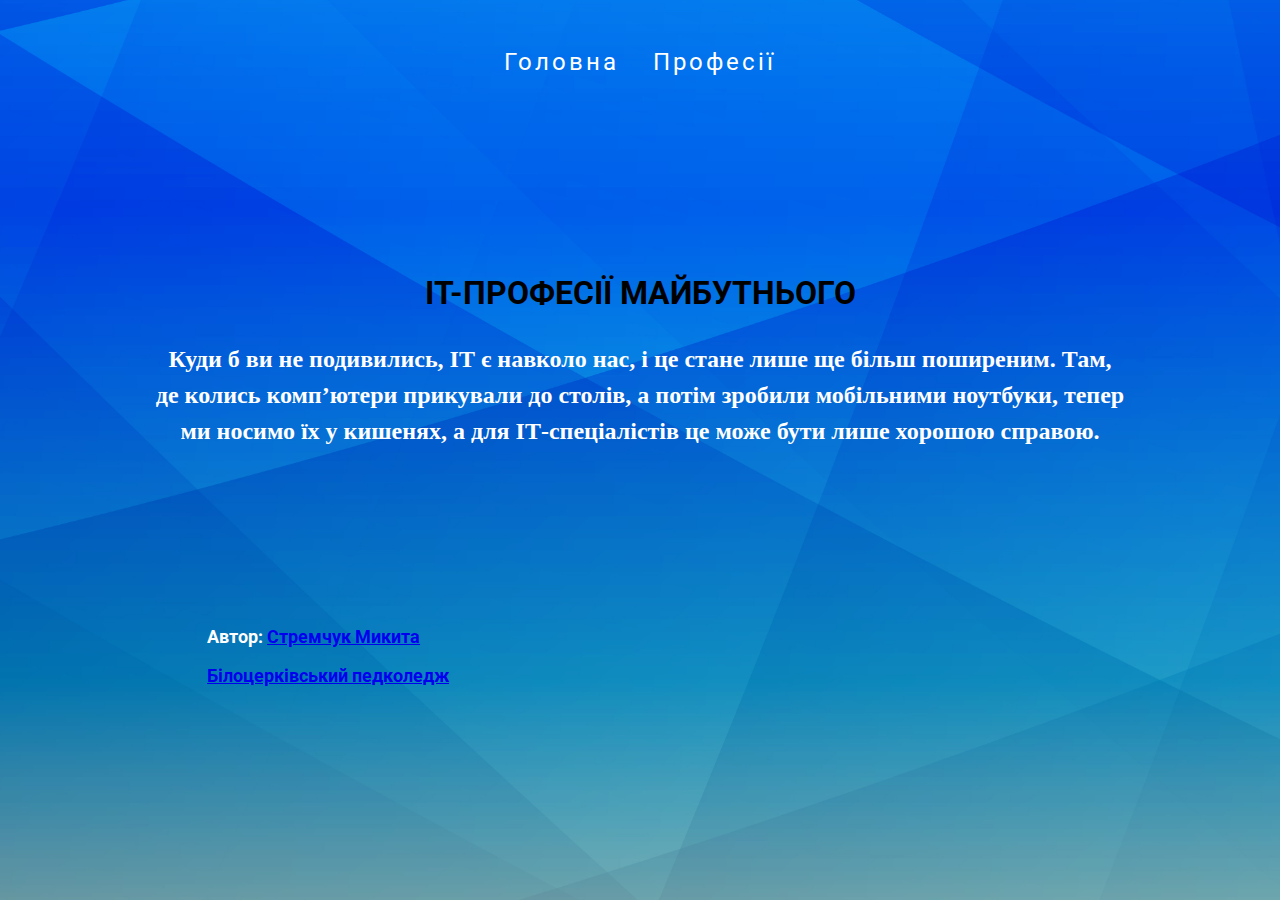
<file: index.html>
<!DOCTYPE html>
<html lang="ua">
<head>
    <meta charset="utf-8">
    <link rel="preconnect" href="https://fonts.gstatic.com">
    <link href="https://fonts.googleapis.com/css2?family=Lato:wght@300;700&family=Roboto:wght@300;700&display=swap" rel="stylesheet">
    <link rel="stylesheet" href="css/main.css">
	<title>IT-професії майбутнього</title>
    <meta name="viewport" content="width=device-width">
</head>
<body>
<div class="qwer">
<div class="container">
    <nav>
        <ul class="topmenu">
            <li><a href="">Головна</a></li>
            <li><a  class="down">Професії</a>
                <ul class="submenu">
                    <li><a href="3d-inzhener.html" class="color">Інженер з 3D-друку</a></li>
                    <li><a href="proektyvalnuk.html" class="color">Проектування ІТ-інфраструктури</a></li>
                    <li><a href="htm/index.html" class="color">IT-медик</a></li>
                    <li><a href="verstal.html" class="color">HTML-верстальник</a></li>
                    <li><a href="kibersport.html" class="color">Майстер по кіберспорту</a></li>
                    <li><a href="vr-arkhitektor.html" class="color">Архітектор VR-реальності</a></li>
                    <li><a href="dyzayner-virеual-svitiv.html" class="color">Дизайнер віртуальних світів</a></li>
                    <li><a href="dyzayner-emotsiy.html" class="color">Дизайнер емоцій</a></li>
		            <li><a href="tsyfrovyy-linhvist.html" class="color">Цифровий лінгвіст</a></li>
		            <li><a href="konsultant-z-bezpeky.html" class="color">Консультант з індивідуальної безпеки в мережі</a></li>
                </ul>
            </li>
        </ul>
    </nav>
</div>

<div class="intro">
    <div class="container">
        <div class="intro__inner">
            <h1 class="intro__title">IT-професії майбутнього</h1>
            <h2 class="intro__subtitle">Куди б ви не подивились, ІТ є навколо нас, і це стане лише ще більш поширеним. Там, де колись комп’ютери прикували до столів, а потім зробили мобільними ноутбуки, тепер ми носимо їх у кишенях, а для ІТ-спеціалістів це може бути лише хорошою справою.</h2>
        </div>
    </div>
</div>

<div class="container">
	<div class="avtor">
    	<p>Автор: <a href="https://www.instagram.com/nikitastremchuk/" target="_blank">Стремчук Микита</a> </p>
		<p><a href="https://www.instagram.com/bcpedcollege/" target="_blank">Білоцерківський педколедж</a></p>
	</div>
</div>
</div>
</body>
</html>
</file>
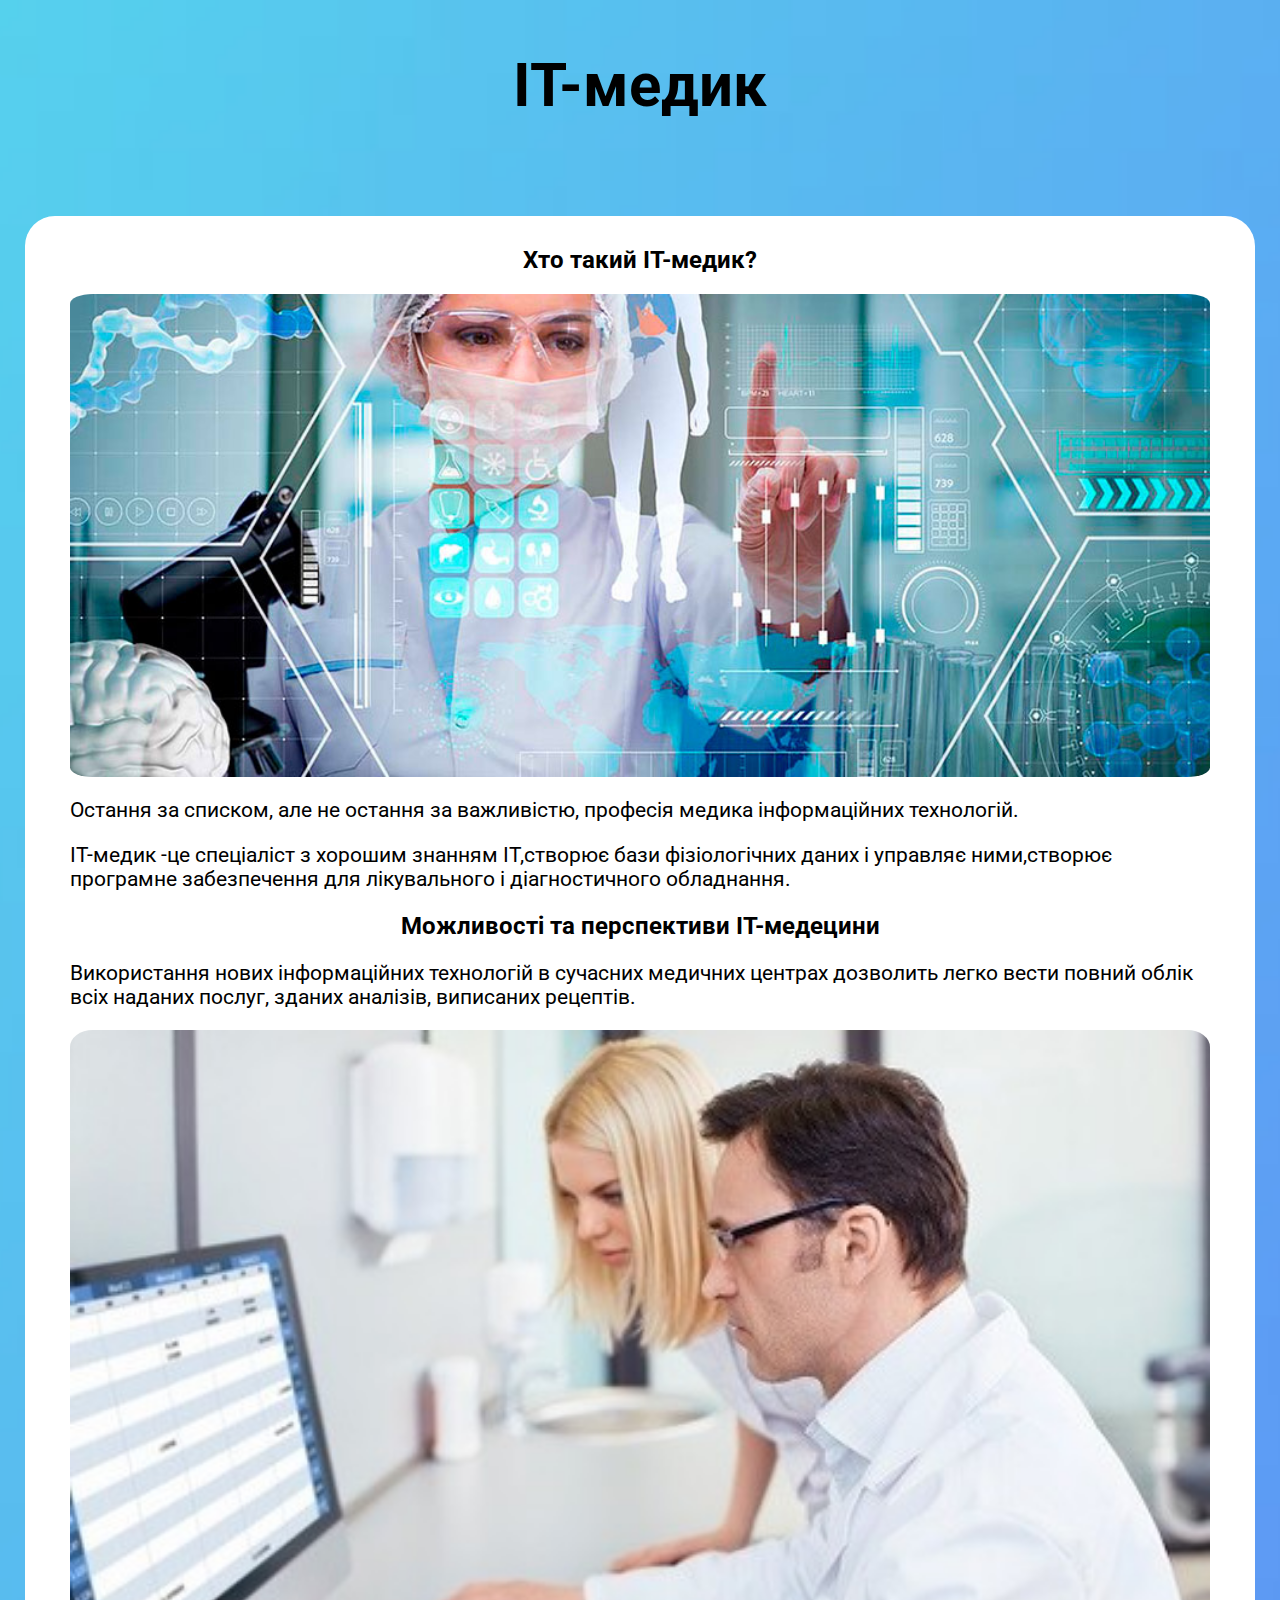
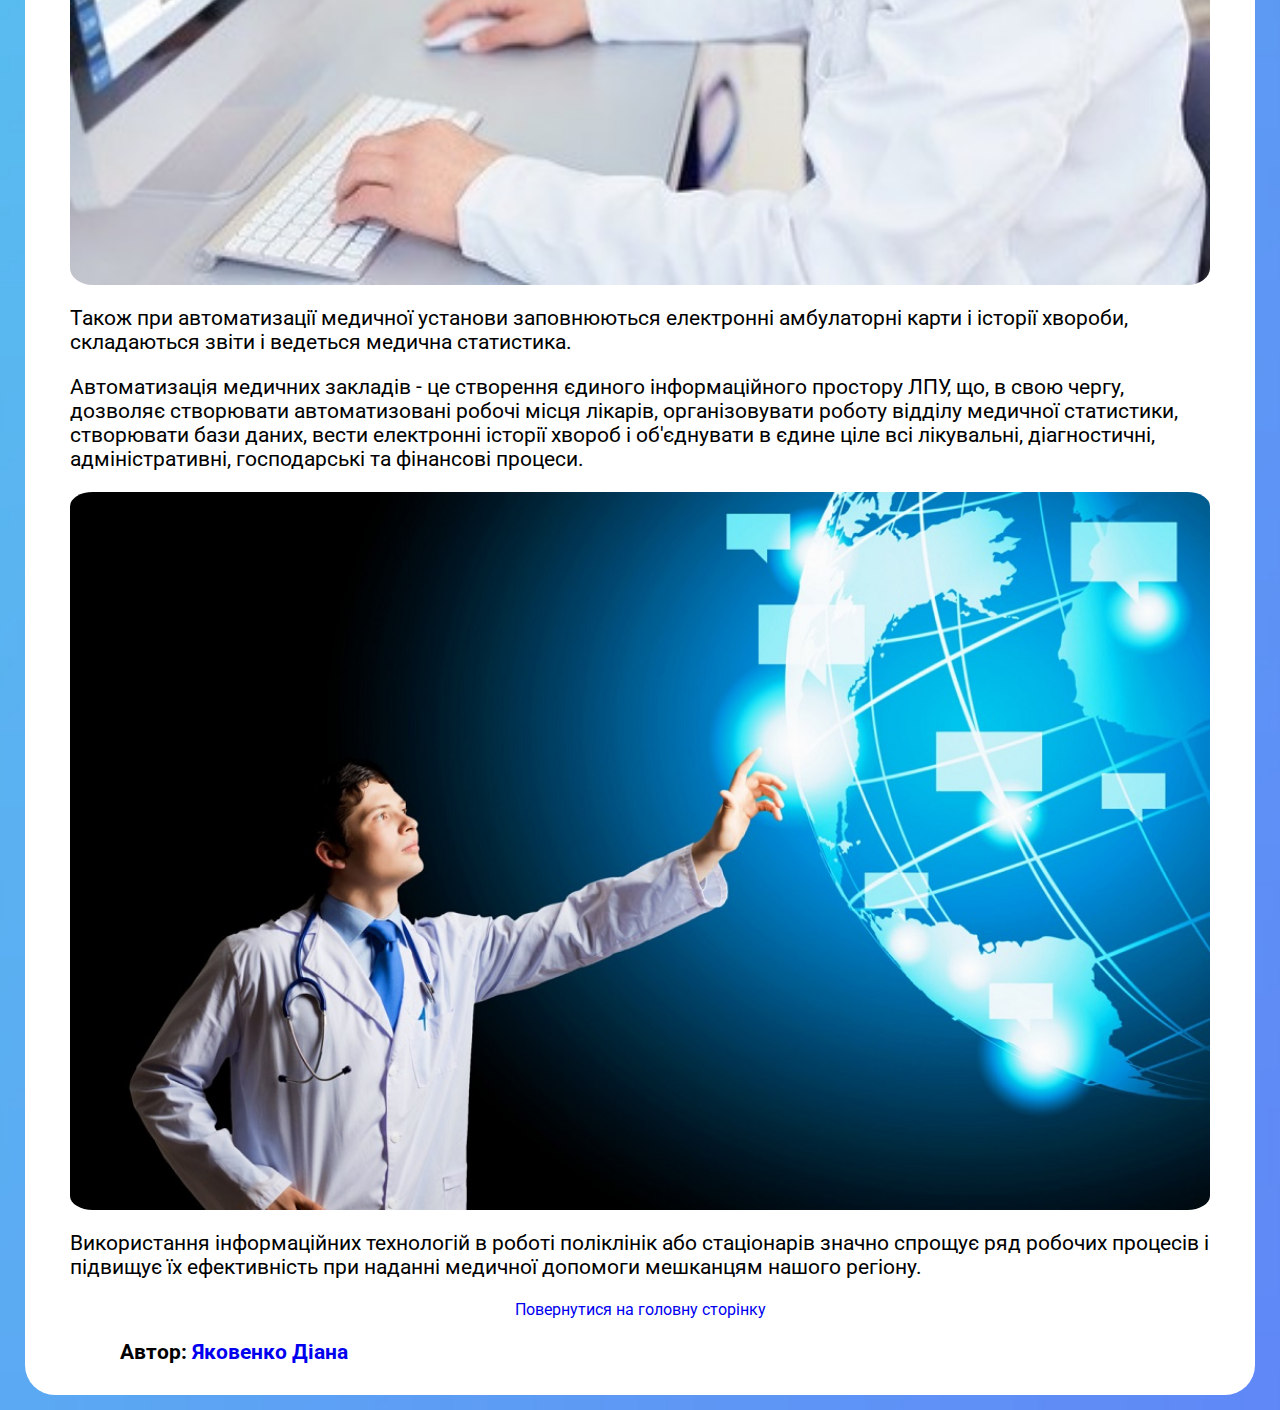
<file: htm/index.html>
<!DOCTYPE html>
<html lang="ua">
<head>
	<meta content="utf-8">
	<title>IT-медик</title>
	<link rel="preconnect" href="https://fonts.gstatic.com">
<link href="https://fonts.googleapis.com/css2?family=Lato:wght@300;700&family=Roboto:wght@300;700&display=swap" rel="stylesheet">
	<link rel="stylesheet" href="../css/it-medic.css">
	<meta name="viewport" content="width=device-width">
</head>
<body>
	<h1>IT-медик</h1>
	<div class="container">
		<h2>Хто такий IT-медик?</h2>
		<img src="../img/2.jpg" alt="IT-лікар нажимає на сенсорне стікло" class="center-img">
		<p class="text-center">Остання за списком, але не остання за важливістю, професія медика інформаційних технологій.</p>
		<p class="text-center">IT-медик -це спеціаліст з хорошим знанням IT,створює бази фізіологічних даних і управляє ними,створює програмне забезпечення для лікувального і діагностичного обладнання.</p>

		<h2>Можливості та перспективи IT-медецини</h2>
		<p class="text-center">Використання нових інформаційних технологій в сучасних медичних центрах дозволить легко вести повний облік всіх наданих послуг, зданих аналізів, виписаних рецептів.</p>

		<img src="../img/5.jpg" alt="IT-лікар сидить за комп'ютером" class="center-img">
		<p class="text-center"> Також при автоматизації медичної установи заповнюються електронні амбулаторні карти і історії хвороби, складаються звіти і ведеться медична статистика.</p>

		<p class="text-center">Автоматизація медичних закладів - це створення єдиного інформаційного простору ЛПУ, що, в свою чергу, дозволяє створювати автоматизовані робочі місця лікарів, організовувати роботу відділу медичної статистики, створювати бази даних, вести електронні історії хвороб і об'єднувати в єдине ціле всі лікувальні, діагностичні, адміністративні, господарські та фінансові процеси.</p>
		<img src="../img/6.jpg" alt="фото IT-лікаря" class="center-img"> 
		<p class="text-center">Використання інформаційних технологій в роботі поліклінік або стаціонарів значно спрощує ряд робочих процесів і підвищує їх ефективність при наданні медичної допомоги мешканцям нашого регіону.</p>


		<p class="link"><A href="../index.html">Повернутися на головну сторінку</A></p>
		<p class="avtor">Автор: <a href="https://www.instagram.com/iakovenkodianaz/" target="_blank">Яковенко Діана</a></p>
	</div>
</body>
</html>
</file>
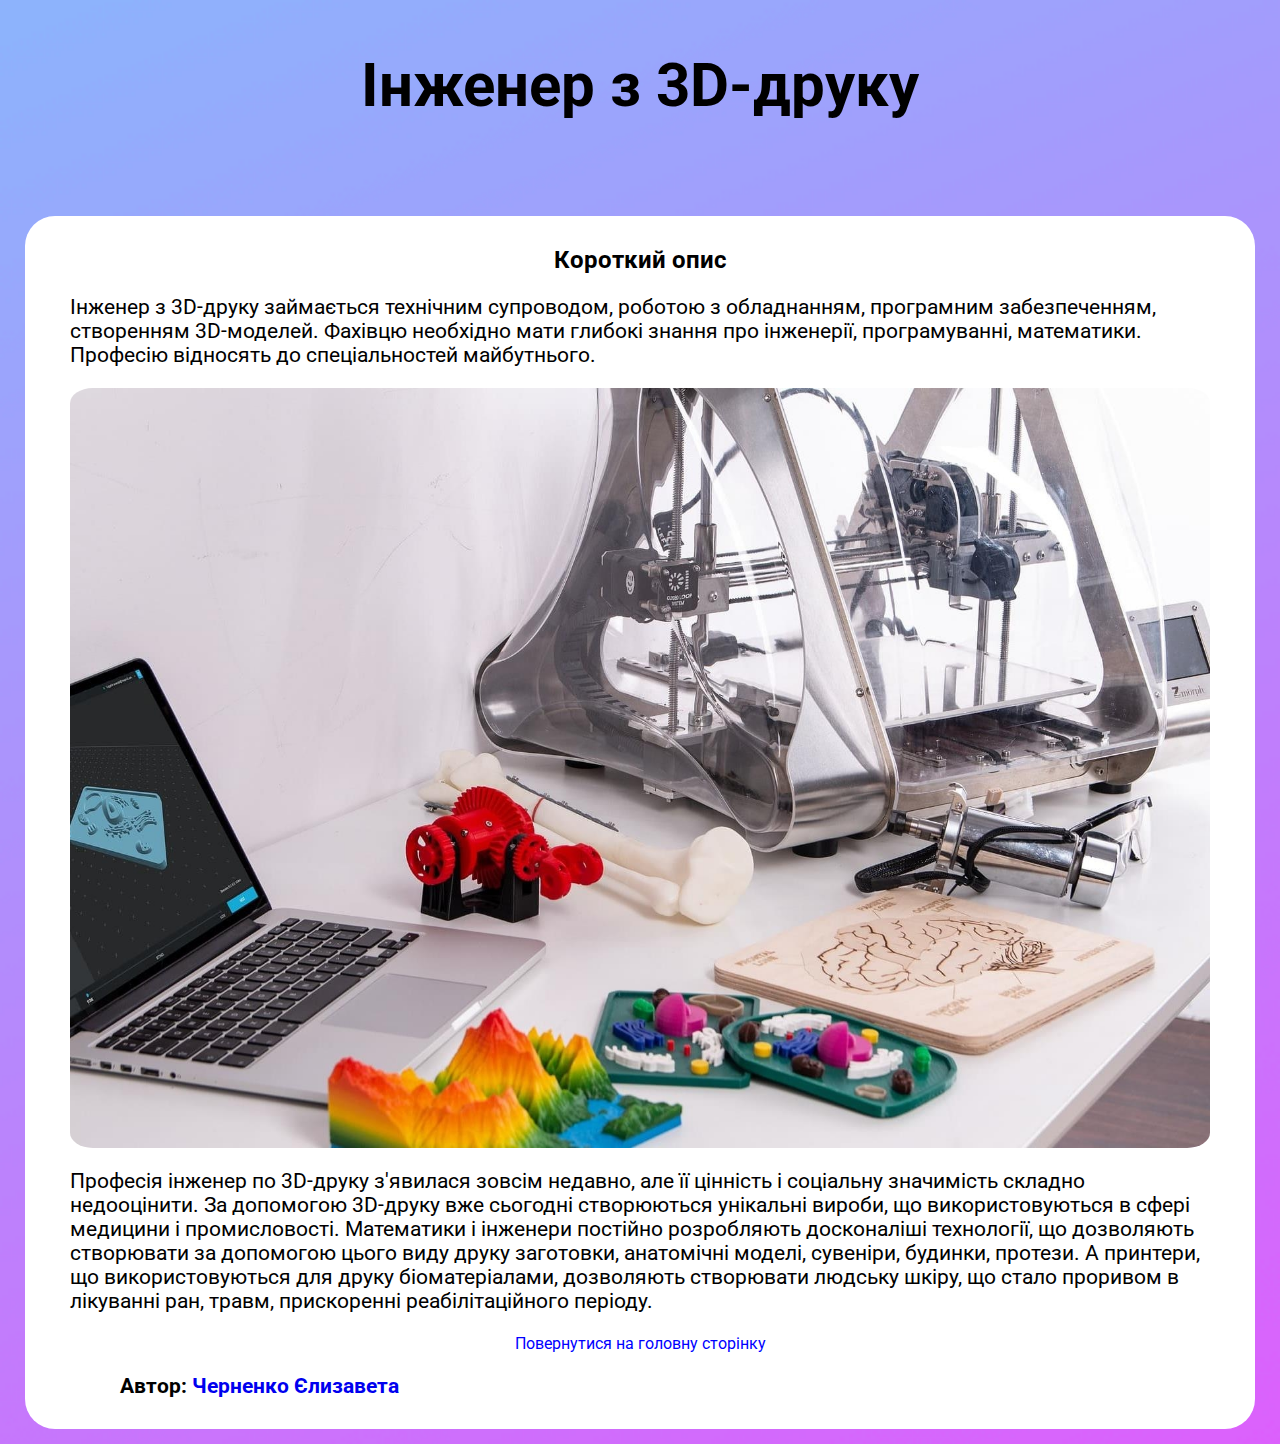
<file: 3d-inzhener.html>
<!DOCTYPE html>
<html>
<head>
	<meta content="utf-8">
	<link rel="preconnect" href="https://fonts.gstatic.com">
	<link href="https://fonts.googleapis.com/css2?family=Lato:wght@300;700&family=Roboto:wght@300;700&display=swap" rel="stylesheet">
	<link rel="stylesheet" href="css/3d-inzhener.css">
	<title>Інженер з 3D-друку</title>
	<meta name="viewport" content="width=divice-width">
</head>
<body >
	<h1>Інженер з 3D-друку</h1>
	<div class="container">
		<h2 class="top">Короткий опис</h2>
		
		<p class="text-center">Інженер з 3D-друку займається технічним супроводом, роботою з обладнанням, програмним забезпеченням, створенням 3D-моделей. Фахівцю необхідно мати глибокі знання про інженерії, програмуванні, математики. Професію відносять до спеціальностей майбутнього. </p>
		
		<img src="img/105034_inzhener_po_3D_pechati-min.jpg" alt="3D-принтер" class="center-img">

		<p class="text-center">Професія інженер по 3D-друку з'явилася зовсім недавно, але її цінність і соціальну значимість складно недооцінити. За допомогою 3D-друку вже сьогодні створюються унікальні вироби, що використовуються в сфері медицини і промисловості. Математики і інженери постійно розробляють досконаліші технології, що дозволяють створювати за допомогою цього виду друку заготовки, анатомічні моделі, сувеніри, будинки, протези. А принтери, що використовуються для друку біоматеріалами, дозволяють створювати людську шкіру, що стало проривом в лікуванні ран, травм, прискоренні реабілітаційного періоду.</p>    
	

		<p><a href="index.html" class="link">Повернутися на головну сторінку</a></p>
		<p class="avtor">Автор: <a href="https://www.instagram.com/lizochka079/" target="_blank">Черненко Єлизавета</a></p>
	</div>
</body>

</html>
</file>
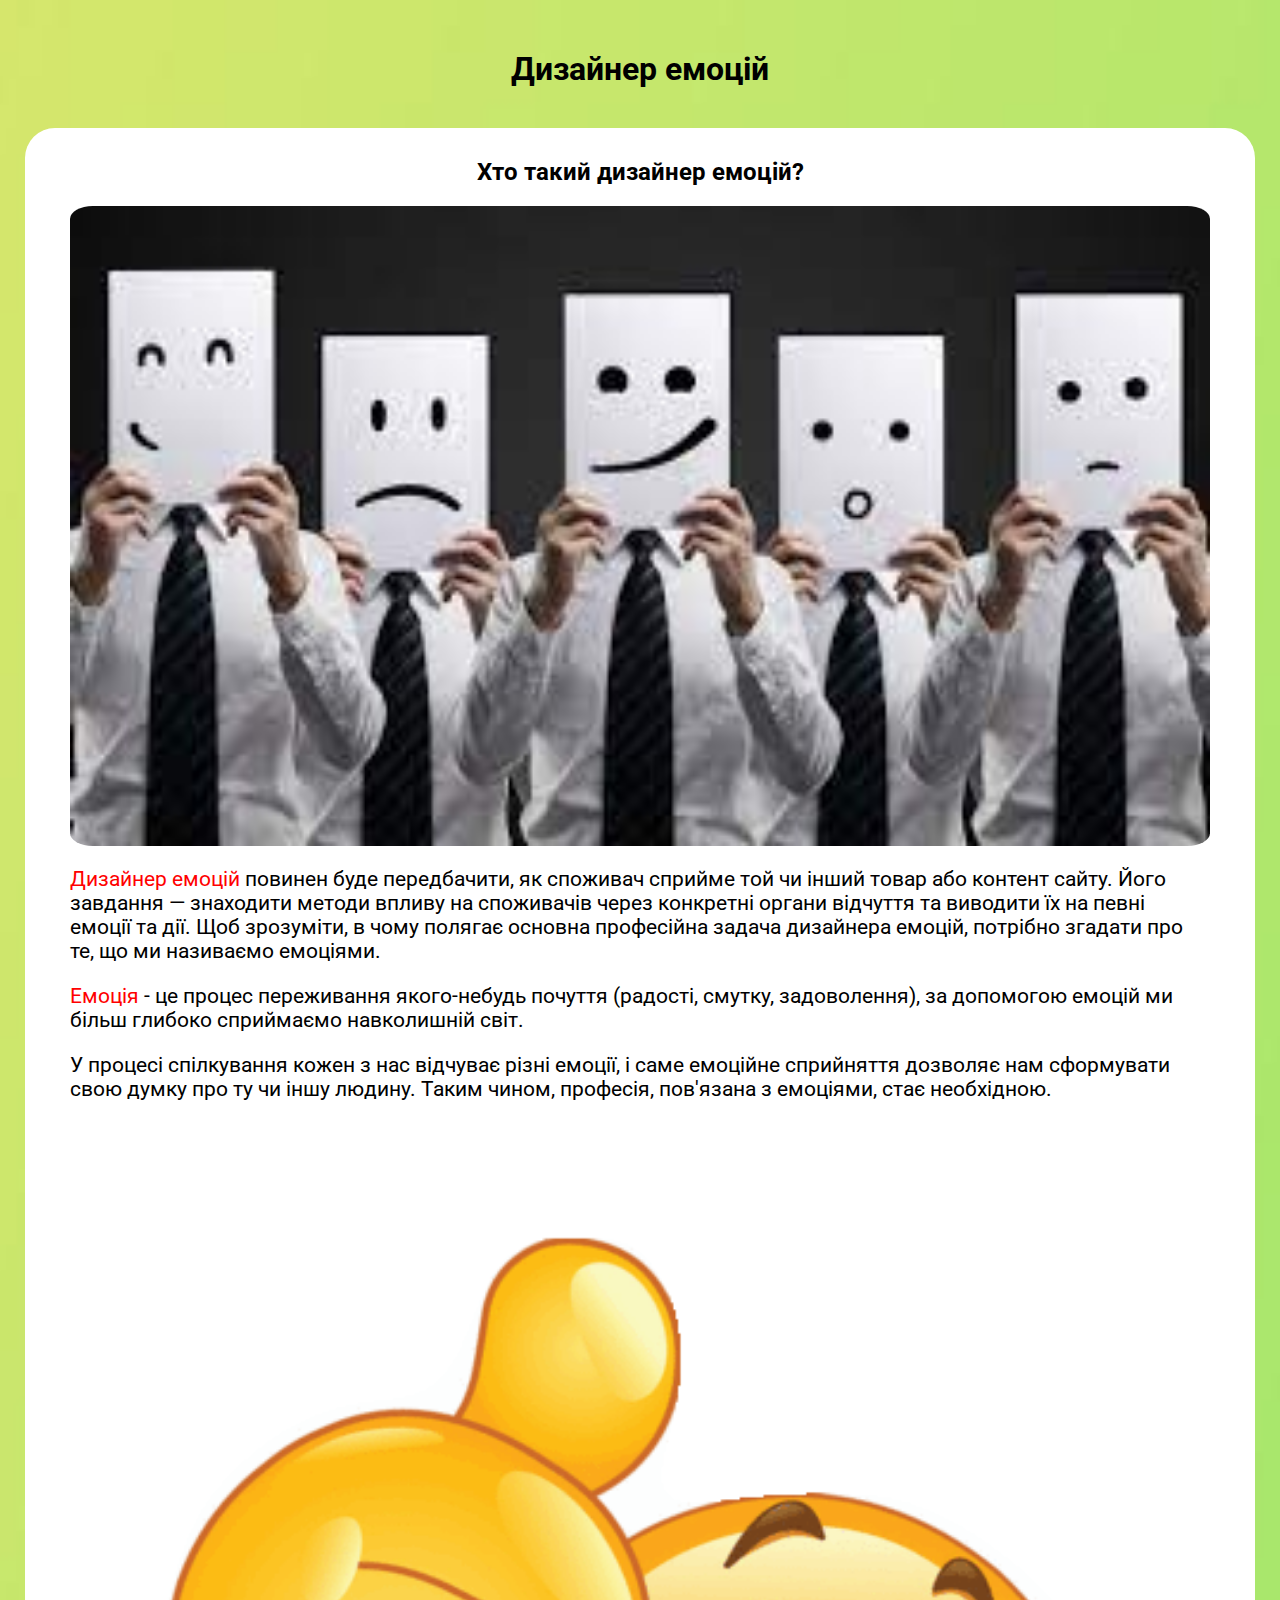
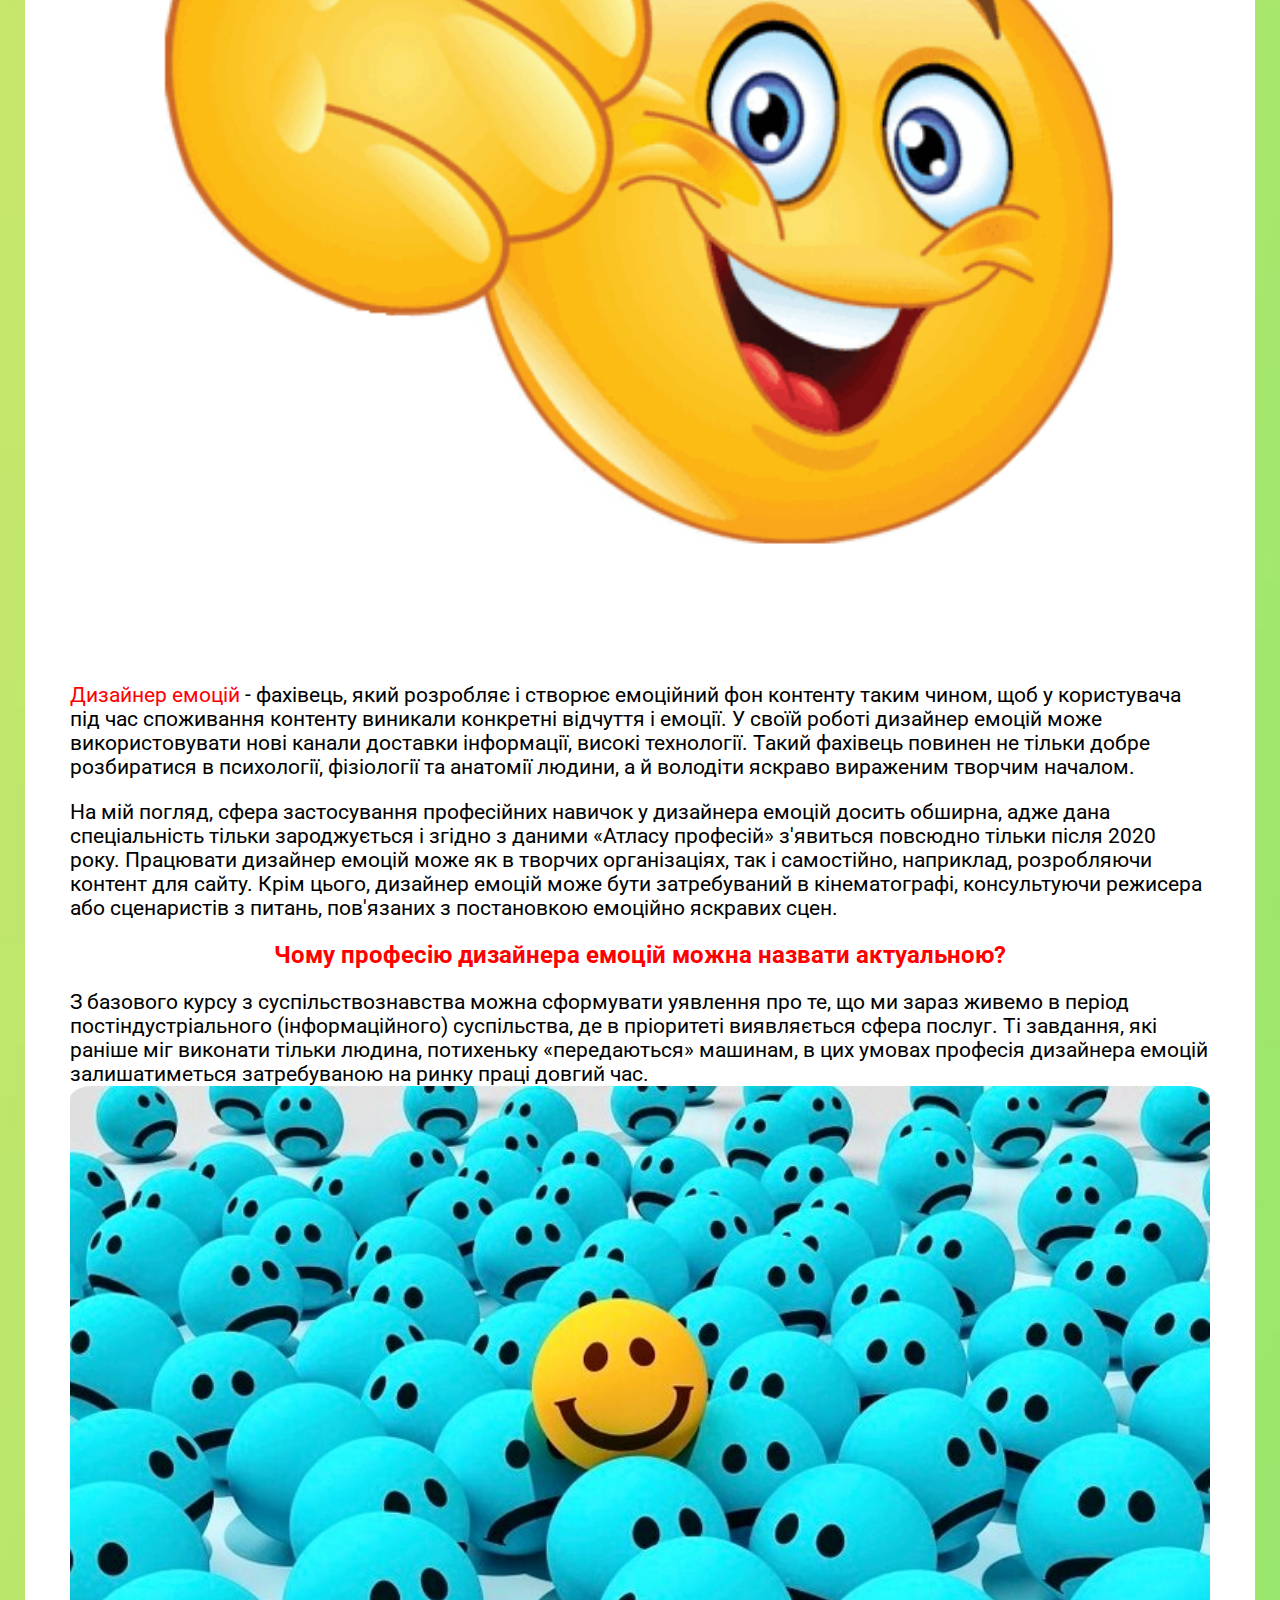
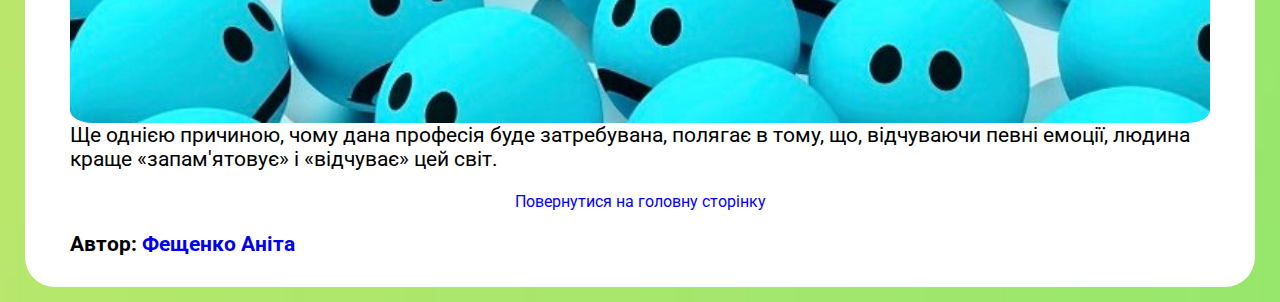
<file: dyzayner-emotsiy.html>
<!DOCTYPE html>
<html lang="ua">
<head>
    <meta charset="utf-8">
    <title> Дизайнер емоцій </title>
    <link rel="preconnect" href="https://fonts.gstatic.com">
<link href="https://fonts.googleapis.com/css2?family=Lato:wght@300;700&family=Roboto:wght@300;700&display=swap" rel="stylesheet">
    <link rel="stylesheet" href="css/dyzayner-emotsiy.css">
    <meta name="viewport" content="width=device-width">
</head>
<body>
<H1> Дизайнер емоцій </H1>
	<div class="container">
<h2>Хто такий дизайнер емоцій?</h2>
<img src="img/111.jpg" alt="Смайл" class="center-img">
<p class="text-center"><FONT color=red> Дизайнер емоцій </FONT> повинен буде передбачити, як споживач сприйме той чи інший товар або контент сайту.   Його завдання — знаходити методи впливу на споживачів через конкретні органи відчуття та виводити їх на певні емоції та дії.   Щоб зрозуміти, в чому полягає основна професійна задача дизайнера емоцій, потрібно згадати про те, що ми називаємо емоціями. </p>

<p class="text-center"><FONT color=red>Емоція </FONT>- це процес переживання якого-небудь почуття (радості, смутку, задоволення), за допомогою емоцій ми більш глибоко сприймаємо навколишній світ.</p>
<p class="text-center">У процесі спілкування кожен з нас відчуває різні емоції, і саме емоційне сприйняття дозволяє нам сформувати свою думку про ту чи іншу людину. Таким чином, професія, пов'язана з емоціями, стає необхідною.</p>


<img  src="img/333.gif" alt="GIF" class="center-img">

<p class="text-center"><FONT color=red>
Дизайнер емоцій  </FONT>- фахівець, який розробляє і створює емоційний фон контенту таким чином, щоб у користувача під час споживання контенту виникали конкретні відчуття і емоції. У своїй роботі дизайнер емоцій може використовувати нові канали доставки інформації, високі технології. Такий фахівець повинен не тільки добре розбиратися в психології, фізіології та анатомії людини, а й володіти яскраво вираженим творчим началом.</p>
<p class="text-center">На мій погляд, сфера застосування професійних навичок у дизайнера емоцій досить обширна, адже дана спеціальність тільки зароджується і згідно з даними «Атласу професій» з'явиться повсюдно тільки після 2020 року. Працювати дизайнер емоцій може як в творчих організаціях, так і самостійно, наприклад, розробляючи контент для сайту. Крім цього, дизайнер емоцій може бути затребуваний в кінематографі, консультуючи режисера або сценаристів з питань, пов'язаних з постановкою емоційно яскравих сцен.</p>

<h2><FONT color=red>

Чому професію дизайнера емоцій можна назвати актуальною?


</FONT></h2>
<p class="text-center">З базового курсу з суспільствознавства можна сформувати уявлення про те, що ми зараз живемо в період постіндустріального (інформаційного) суспільства, де в пріоритеті виявляється сфера послуг. Ті завдання, які раніше міг виконати тільки людина, потихеньку «передаються» машинам, в цих умовах професія дизайнера емоцій залишатиметься затребуваною на ринку праці довгий час.
 <img src="img/222.jpg" alt="Професія" class="center-img">
Ще однією причиною, чому дана професія буде затребувана, полягає в тому, що, відчуваючи певні емоції, людина краще «запам'ятовує» і «відчуває» цей світ.<p>

<A href=index.html class="link">Повернутися на головну сторінку</A>

<p class="avtor"> Автор: <a href="https://www.instagram.com/anita_252005/" target="_blank">Фещенко Аніта</a></p>
</FONT>
	</div>
</BODY>
</HTML>
</file>
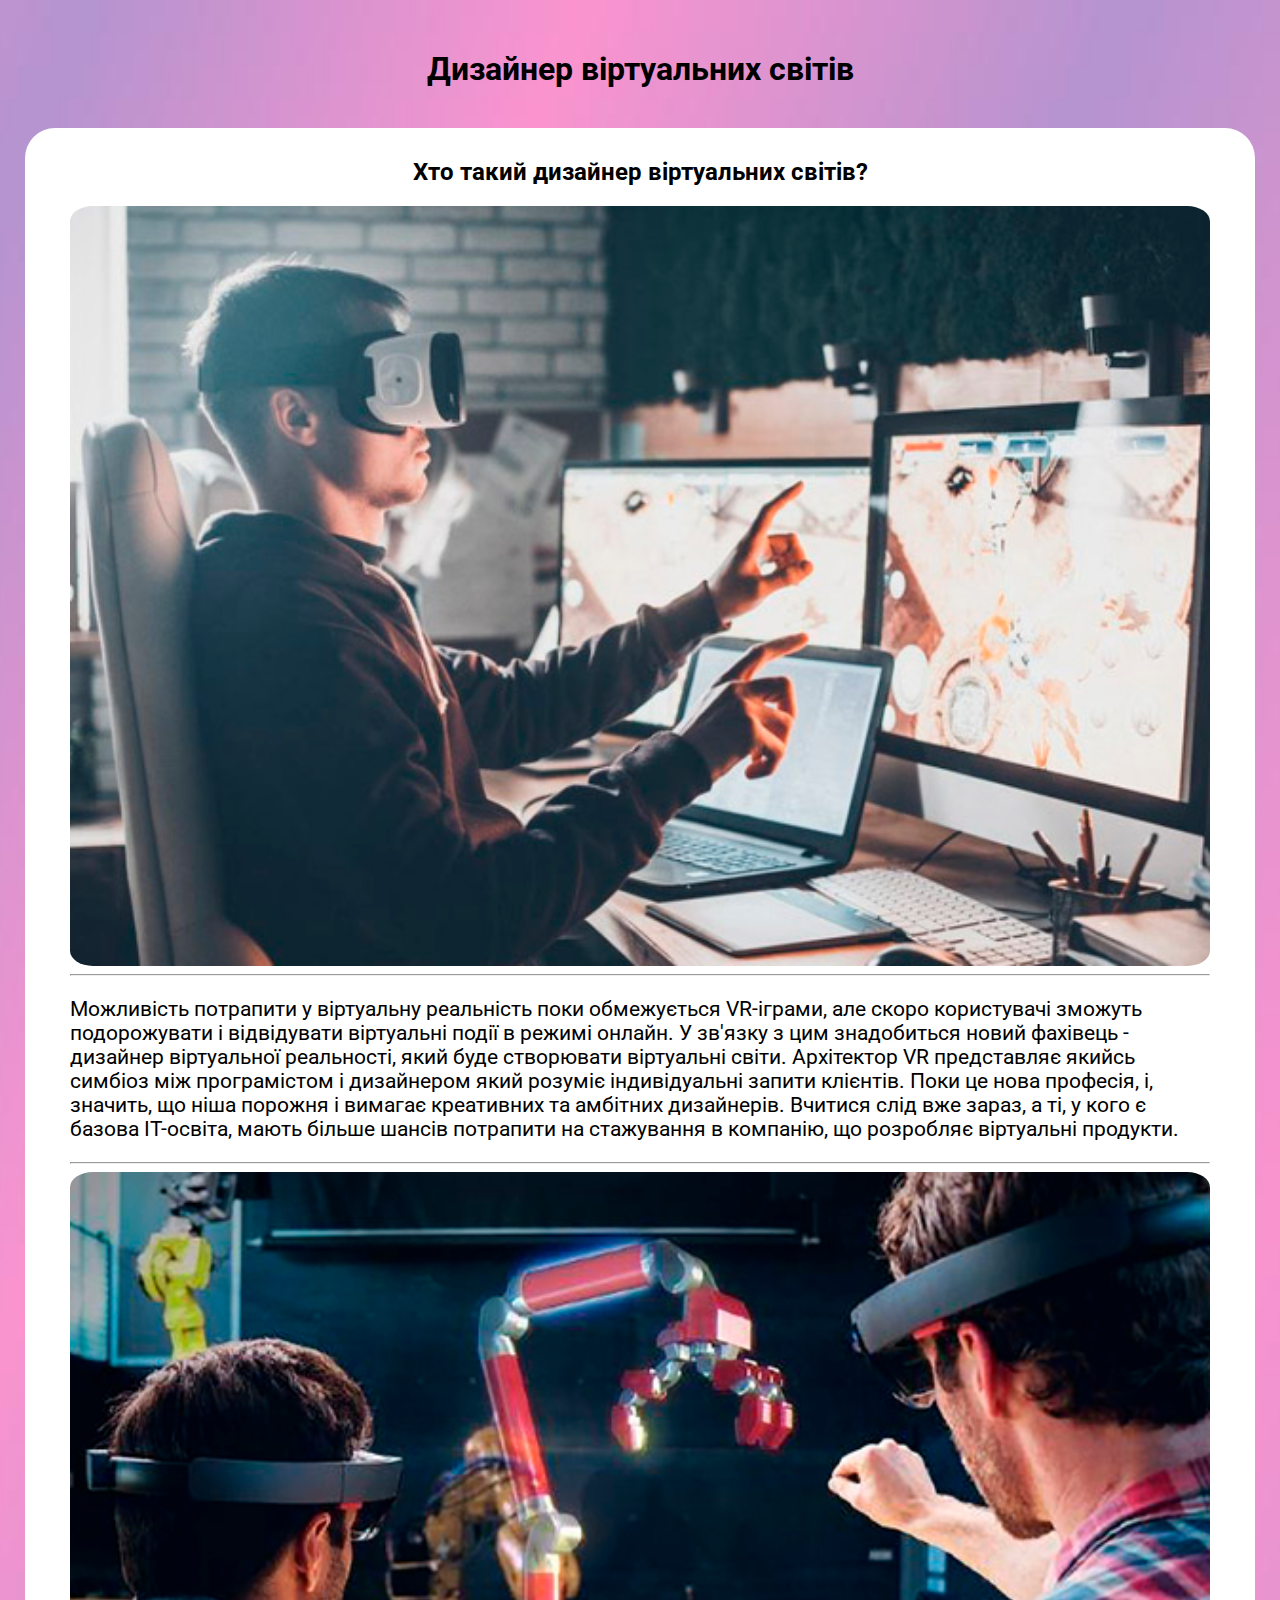
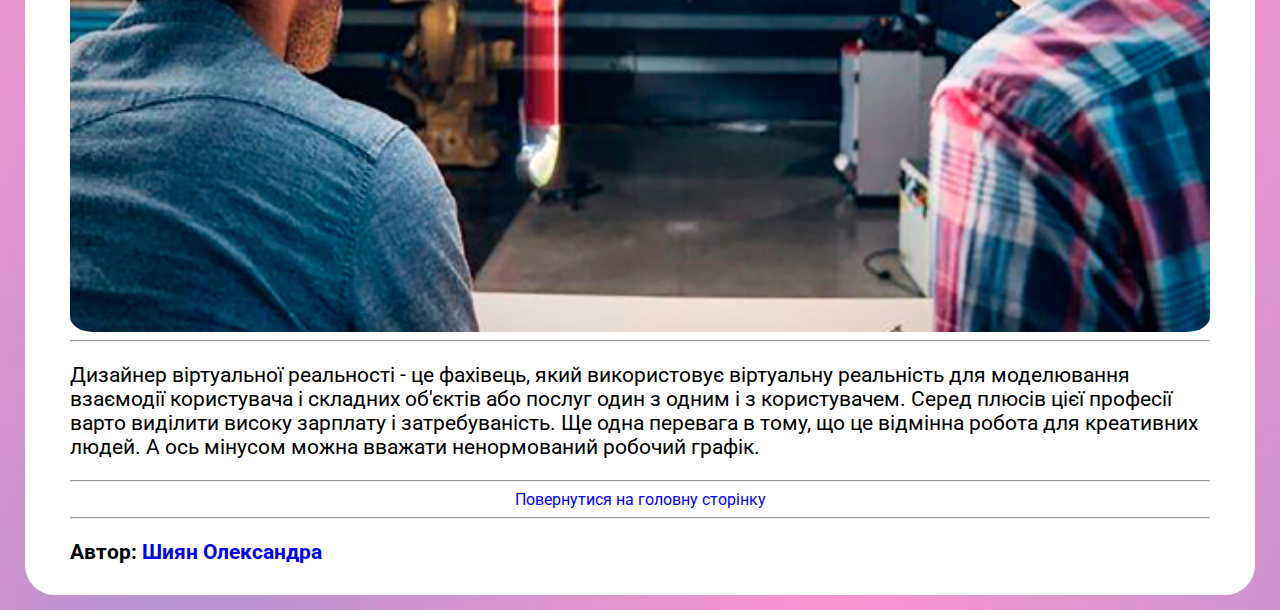
<file: dyzayner-virеual-svitiv.html>
<!DOCTYPE html>
<html lang="ua">
<head>
	<title>Дизайнер віртуальних світів</title>
	<meta charset="utf-8">
	<link rel="preconnect" href="https://fonts.gstatic.com">
<link href="https://fonts.googleapis.com/css2?family=Lato:wght@300;700&family=Roboto:wght@300;700&display=swap" rel="stylesheet">
	<link rel="stylesheet" href="css/dyzayner-virеual-svitiv.css">
	<meta name="viewport" content="width=device-width">
</head>
<body>
	<h1>Дизайнер віртуальних світів</h1> 
	<div class="container">
	<h2>Хто такий дизайнер віртуальних світів?</h2>
	<img src="img/дизайнер.jpg" class="center-img">
	<Hr>
	<p class="text-center">Можливість потрапити у віртуальну реальність поки обмежується VR-іграми, 
	але скоро користувачі зможуть подорожувати і відвідувати віртуальні події в режимі онлайн.
	У зв'язку з цим знадобиться новий фахівець - дизайнер віртуальної реальності,
	який буде створювати віртуальні світи.
	Архітектор VR представляє якийсь симбіоз між програмістом і дизайнером
	який розуміє індивідуальні запити клієнтів.
	Поки це нова професія, і, значить, що ніша порожня і вимагає креативних та амбітних дизайнерів.
	Вчитися слід вже зараз, а ті, у кого є базова IT-освіта, мають більше шансів потрапити на стажування в компанію,
	що розробляє віртуальні продукти.</p>
	<Hr><img src="img/дизайнер2.jpg" class="center-img">
	<Hr>
	<p class="text-center">Дизайнер віртуальної реальності -
	це фахівець, який використовує віртуальну реальність для моделювання взаємодії користувача
	і складних об'єктів або послуг один з одним і з користувачем.
	Серед плюсів цієї професії варто виділити високу зарплату і затребуваність.
	Ще одна перевага в тому, що це відмінна робота для креативних людей.
	А ось мінусом можна вважати ненормований робочий графік.</p>
	<hr>
	<A href="index.html" class="link">Повернутися на головну сторінку</A>
	<hr>
	<p class="avtor"> Автор: <a href="https://www.instagram.com/_aleksandrinaa__/" target="_blank">Шиян Олександра</a> </p>
	</div>
</body>
</html>
</file>
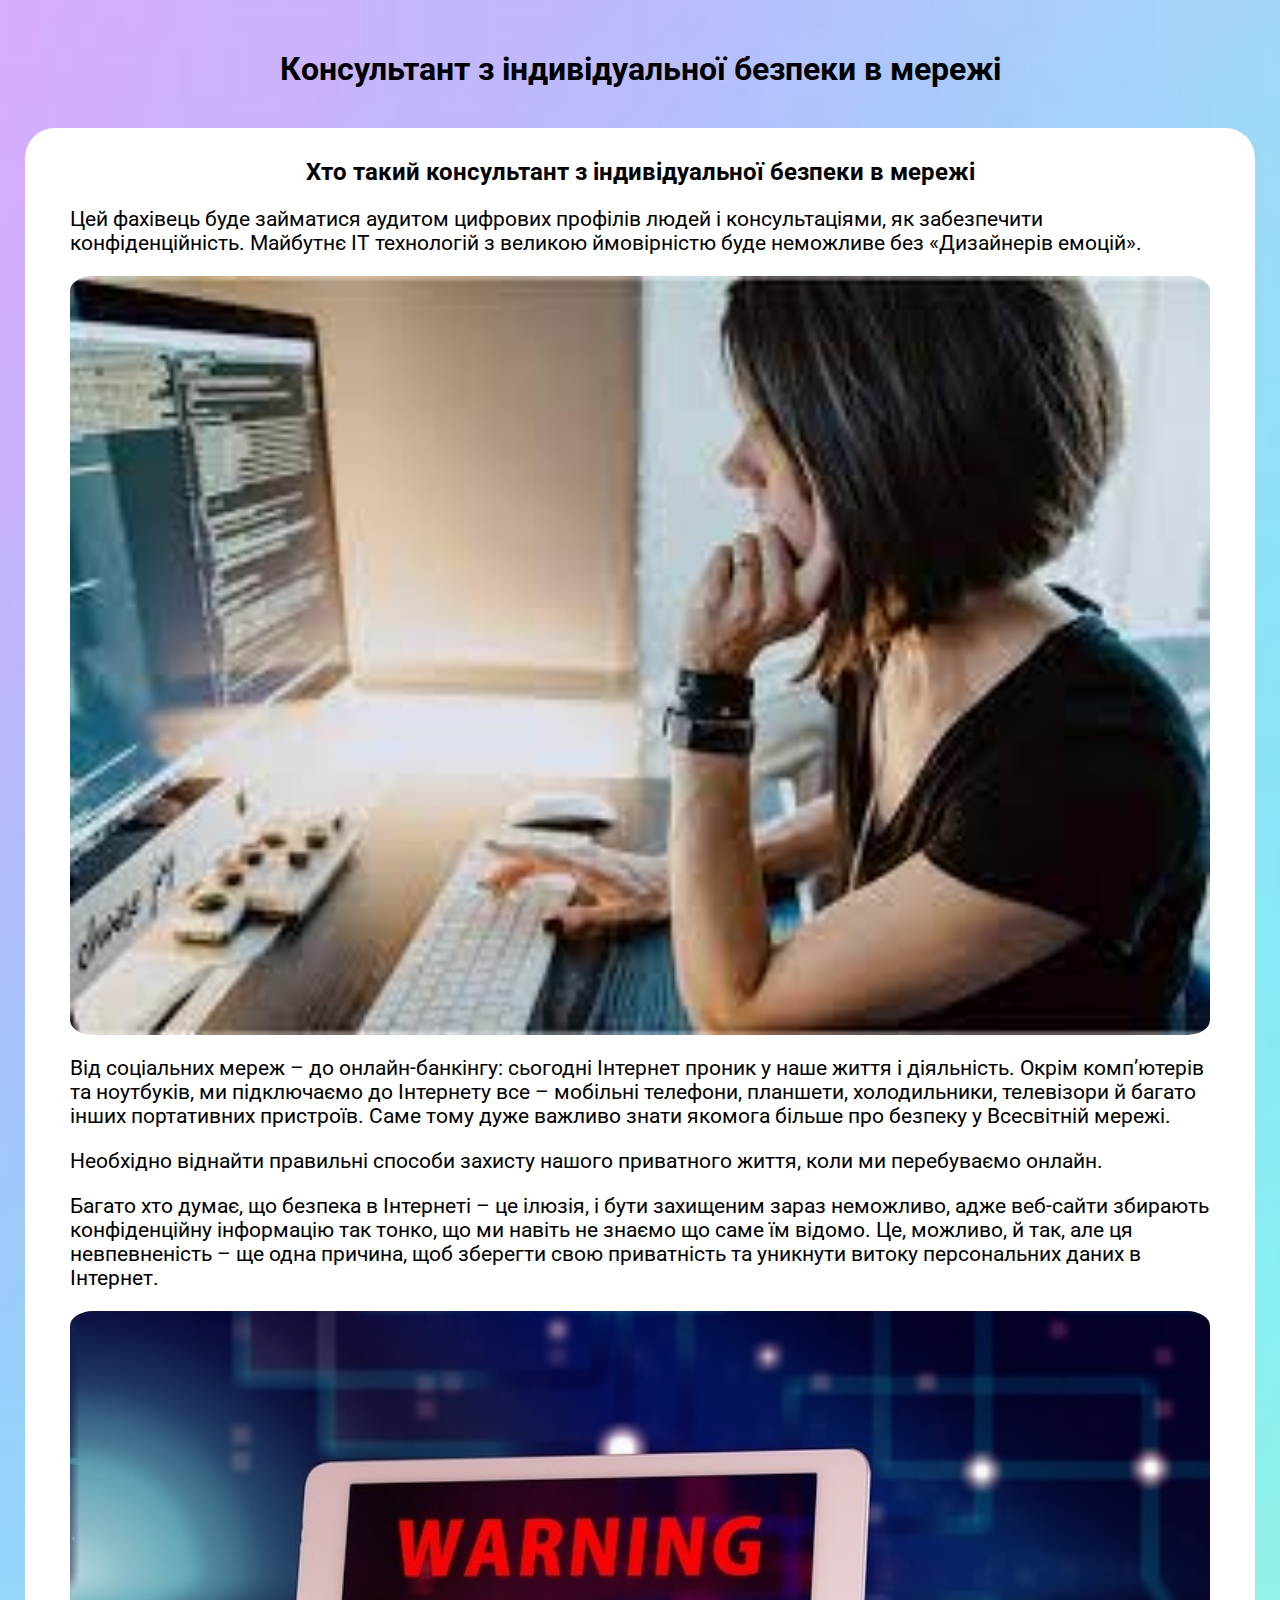
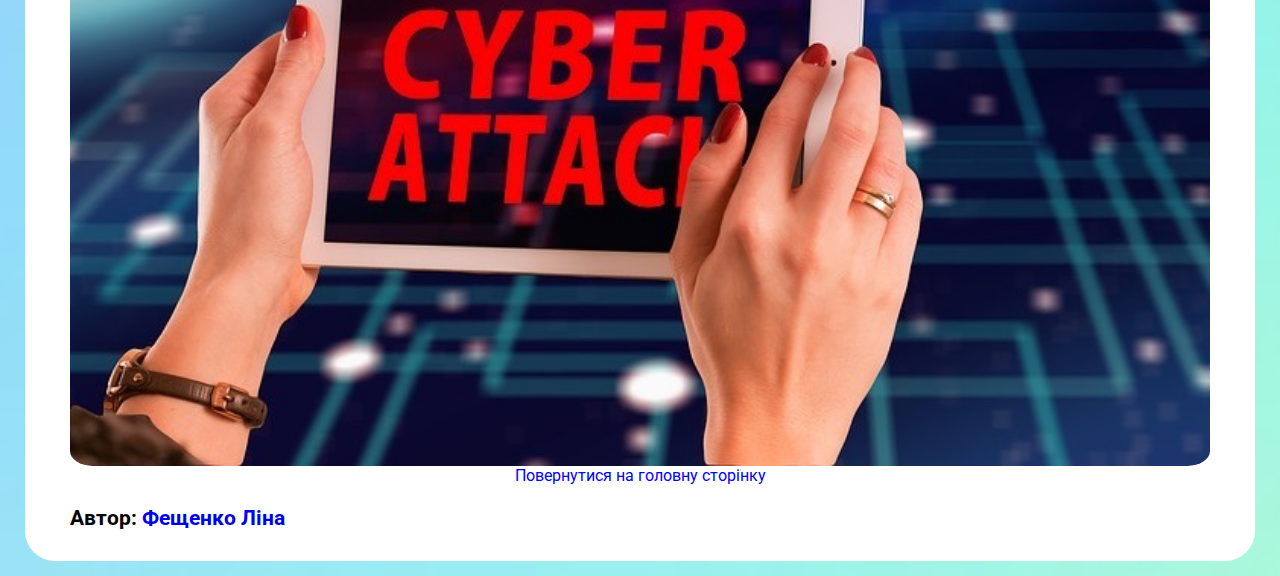
<file: konsultant-z-bezpeky.html>
<!DOCTYPE html>
<html lang="ua">
<head>
	<meta charset="utf-8">
	<title>Консультант з індивідуальної безпеки в мережі</title>
	<link rel="preconnect" href="https://fonts.gstatic.com">
<link href="https://fonts.googleapis.com/css2?family=Lato:wght@300;700&family=Roboto:wght@300;700&display=swap" rel="stylesheet">
	<link rel="stylesheet" href="css/konsultant-z-bezpeky.css">
	<meta name="vievport" content="width=device-width">
</head>
<body>
<h1>Консультант з індивідуальної безпеки в мережі</h1>
<div class="container">
<h2>Хто такий консультант з індивідуальної безпеки в мережі</h2>
<p class="text-center">Цей фахівець буде займатися аудитом цифрових профілів людей і консультаціями, як забезпечити конфіденційність. Майбутнє ІТ технологій з великою ймовірністю буде неможливе без «Дизайнерів емоцій».</p>

<img src="img/photo1.jpg" alt="Консультант" class="center-img">

<p class="text-center">Від соціальних мереж – до онлайн-банкінгу: сьогодні Інтернет проник у наше життя і діяльність. Окрім комп’ютерів та ноутбуків, ми підключаємо до Інтернету все – мобільні телефони, планшети, холодильники, телевізори й багато інших портативних пристроїв. Саме тому дуже важливо знати якомога більше про безпеку у Всесвітній мережі.</p>

<p class="text-center">Необхідно віднайти правильні способи захисту нашого приватного життя, коли ми перебуваємо онлайн.</p>

<p class="text-center">Багато хто думає, що безпека в Інтернеті – це ілюзія, і бути захищеним зараз неможливо, адже веб-сайти збирають конфіденційну інформацію так тонко, що ми навіть не знаємо що саме їм відомо. Це, можливо, й так, але ця невпевненість – ще одна причина, щоб зберегти свою приватність та уникнути витоку персональних даних в Інтернет.</p>


<img src="img/123456.jpg" alt="інтернет" class="center-img">

<A href=index.html class="link">Повернутися на головну сторінку</A>


<p class="avtor"> Автор:<a href="https://www.instagram.com/linkafesh/" target="_blank"> Фещенко Ліна</p></p>

</div>


</body>
</html>
</file>
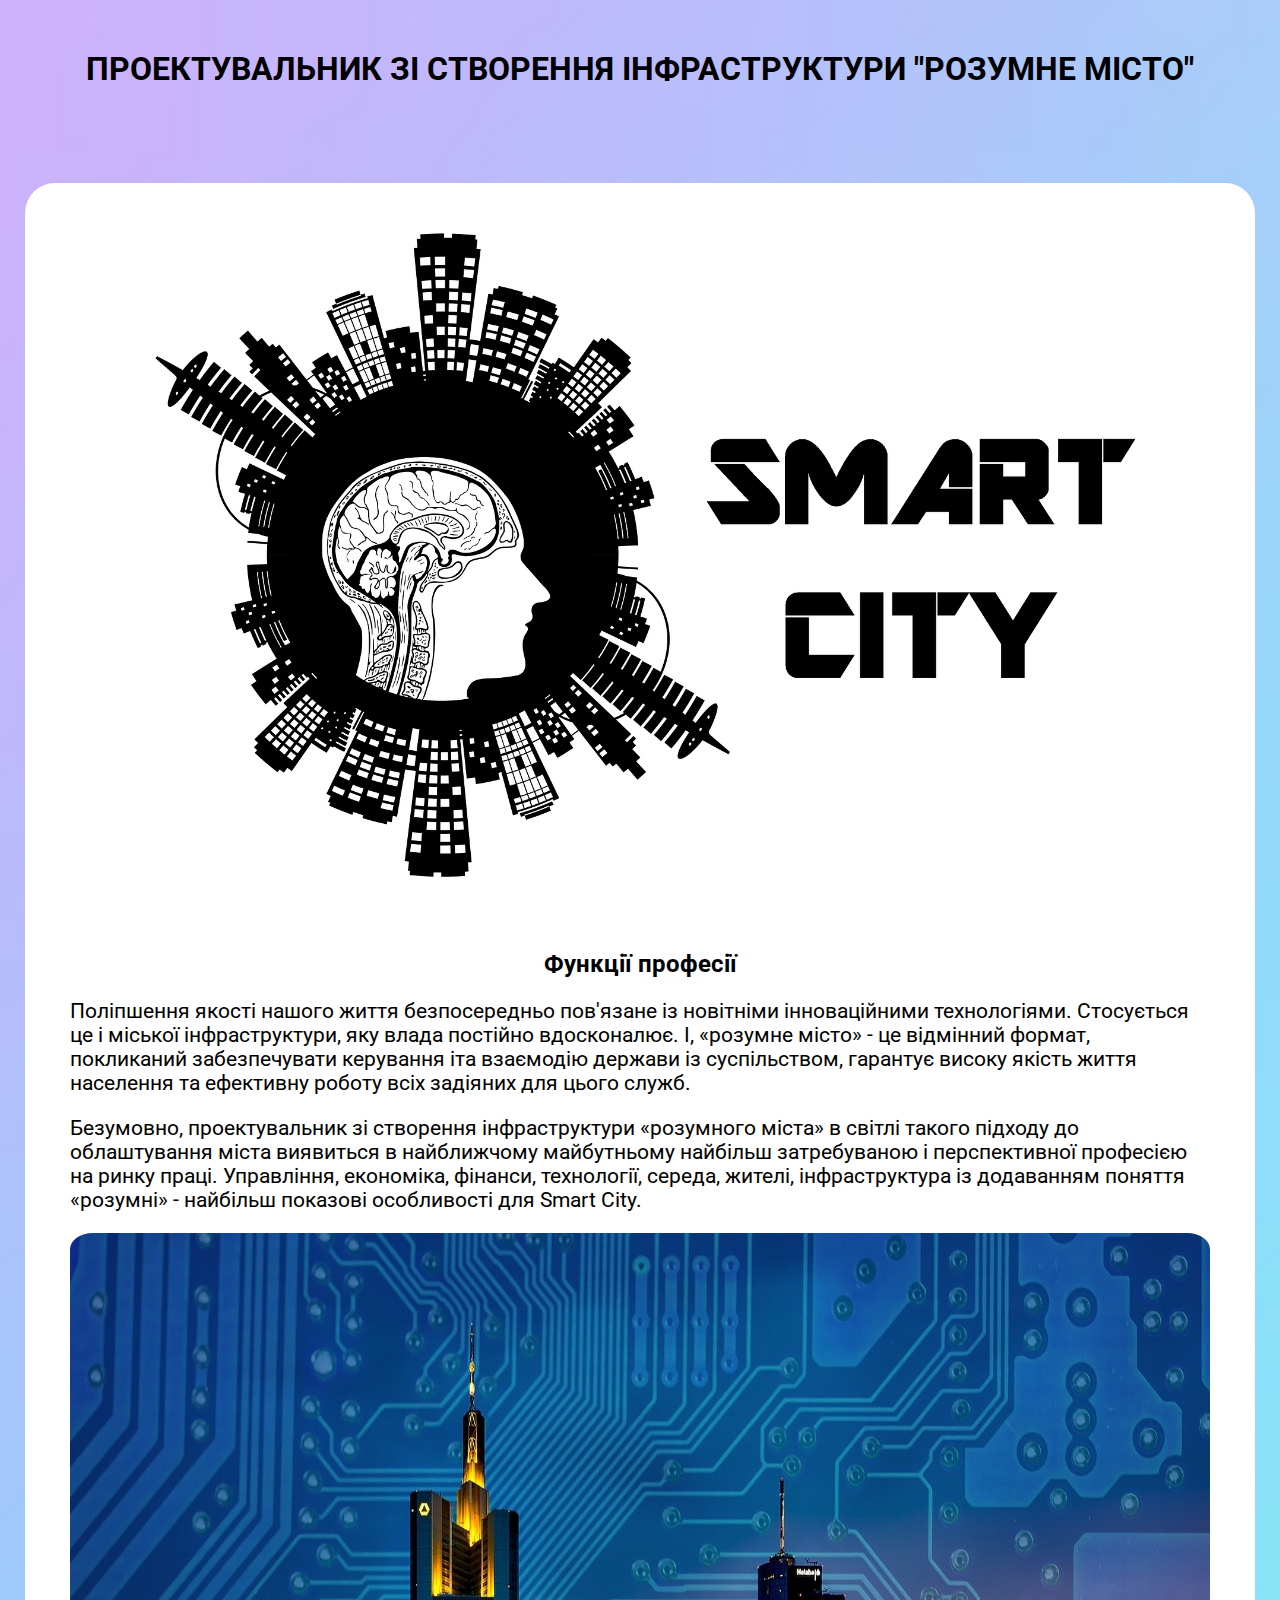
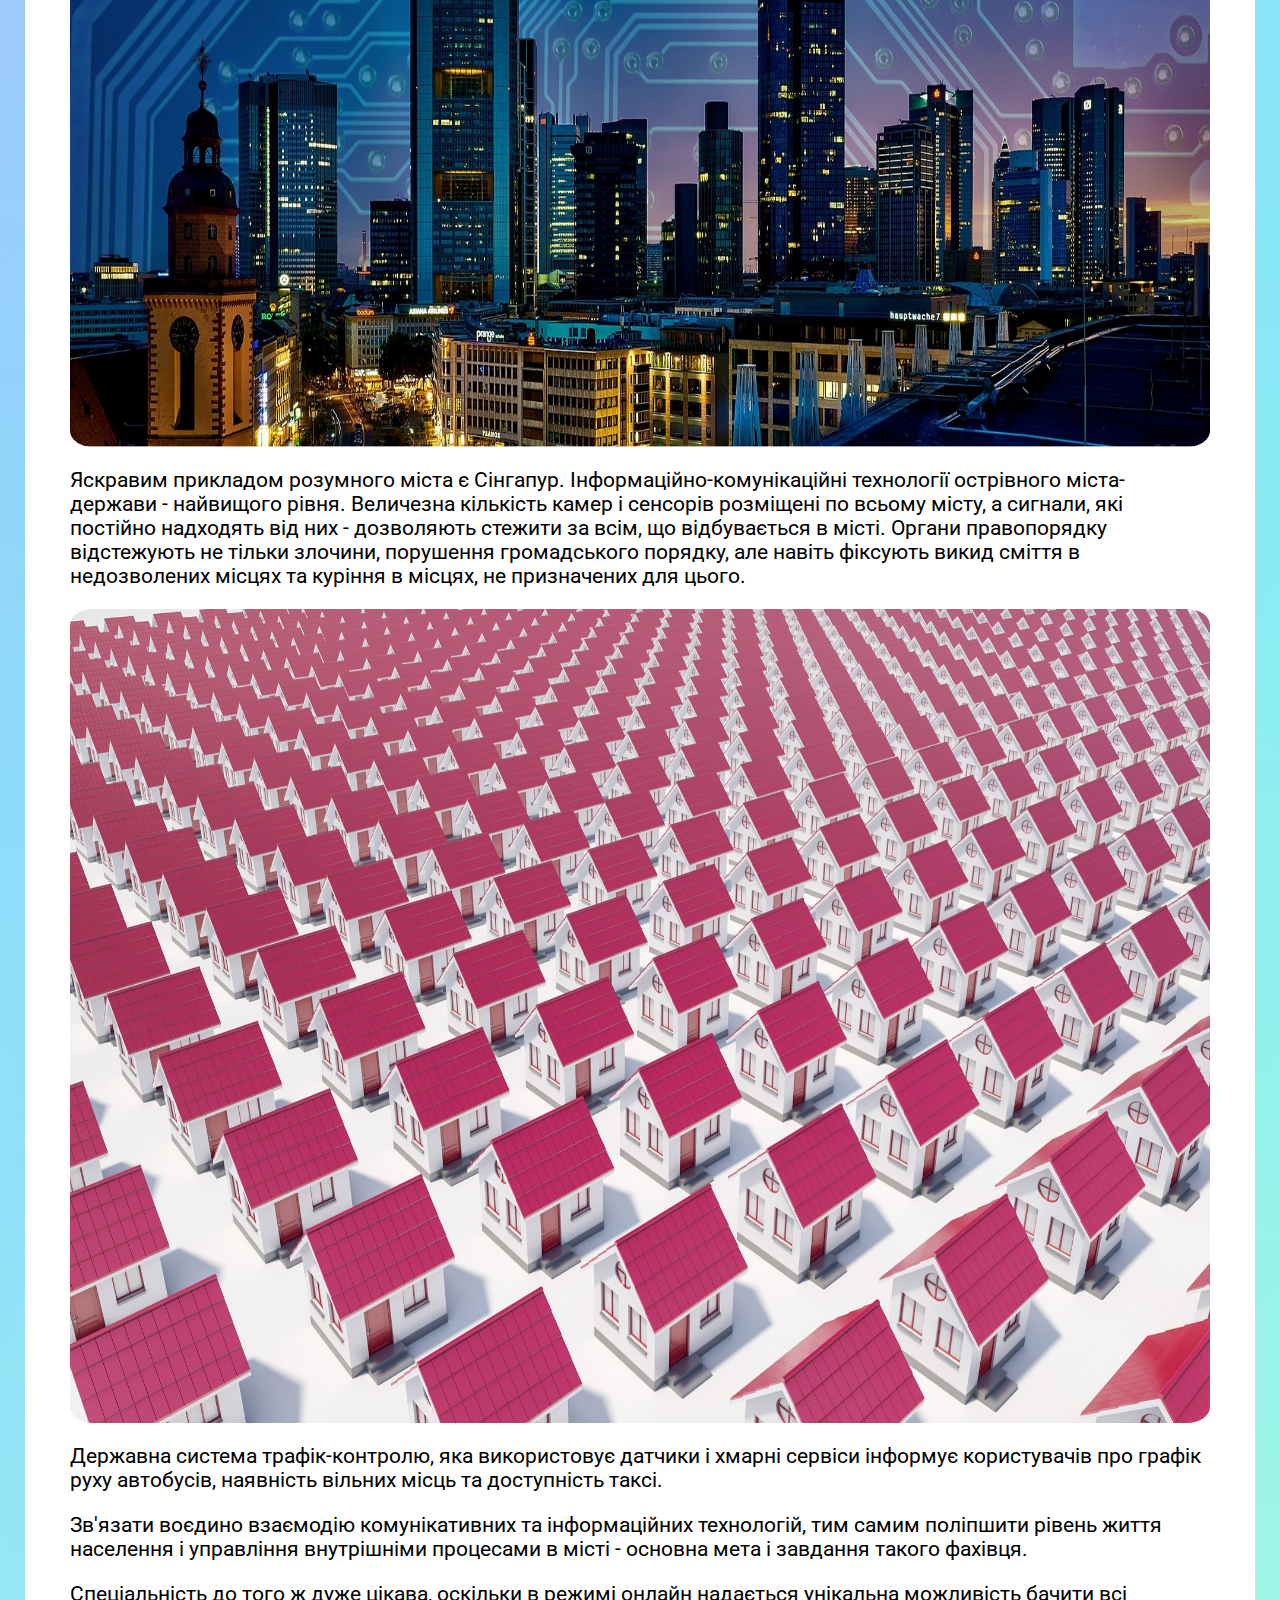
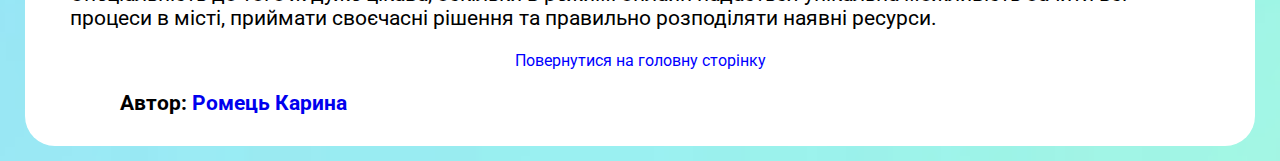
<file: proektyvalnuk.html>
<!DOCTYPE html>
<html lang="ua">
<head>
	<meta content="utf-8">
	<title>ПРОЕКТУВАЛЬНИК ЗІ СТВОРЕННЯ ІНФРАСТРУКТУРИ "РОЗУМНЕ МІСТО"</title>
	<meta name="viewport" content="width=device-width">
	<link rel="preconnect" href="https://fonts.gstatic.com">
<link href="https://fonts.googleapis.com/css2?family=Lato:wght@300;700&family=Roboto:wght@300;700&display=swap" rel="stylesheet">
	<link rel="stylesheet" href="css/proektyvalnuk.css">
</head>
<body>
	<h1>ПРОЕКТУВАЛЬНИК ЗІ СТВОРЕННЯ ІНФРАСТРУКТУРИ "РОЗУМНЕ МІСТО"</h1>
	<div class="container">
		<img src="img/proektuvalnyk_zi_sozdanyya_infrastrukturi_rozumne_misto.png"Дівчина з телефоном" class="center-img">
 		<h2>Функції професії</h2>    
    	<p class="text-center">Поліпшення якості нашого життя безпосередньо пов'язане із новітніми інноваційними технологіями. Стосується це і міської інфраструктури, яку влада постійно вдосконалює. І, «розумне місто» - це відмінний формат, покликаний забезпечувати керування іта взаємодію держави із суспільством, гарантує високу якість життя населення та ефективну роботу всіх задіяних для цього служб.</p>
		<p class="text-center">Безумовно, проектувальник зі створення інфраструктури «розумного міста» в світлі такого підходу до облаштування міста виявиться в найближчому майбутньому найбільш затребуваною і перспективної професією на ринку праці.
		Управління, економіка, фінанси, технології, середа, жителі, інфраструктура із додаванням поняття «розумні» - найбільш показові особливості для Smart City.</p> 
		<img src="img/rozumne_misto_profesiya.jpg"Місто" class="center-img">              
    	<p class="text-center">Яскравим прикладом розумного міста є Сінгапур. Інформаційно-комунікаційні технології острівного міста-держави - найвищого рівня. Величезна кількість камер і сенсорів розміщені по всьому місту, а сигнали, які постійно надходять від них - дозволяють стежити за всім, що відбувається в місті. Органи правопорядку відстежують не тільки злочини, порушення громадського порядку, але навіть фіксують викид сміття в недозволених місцях та куріння в місцях, не призначених для цього.<p>
    	<img src="img/professiya_3d_printer.jpg"Місто" class="center-img">
    	<p class="text-center">Державна система трафік-контролю, яка використовує датчики і хмарні сервіси інформує користувачів про графік руху автобусів, наявність вільних місць та доступність таксі.
		<p class="text-center">Зв'язати воєдино взаємодію комунікативних та інформаційних технологій, тим самим поліпшити рівень життя населення і управління внутрішніми процесами в місті - основна мета і завдання такого фахівця.</p>
		<p class="text-center">Спеціальність до того ж дуже цікава, оскільки в режимі онлайн надається унікальна можливість бачити всі процеси в місті, приймати своєчасні рішення та правильно розподіляти наявні ресурси.</p>     
		<p><A href=index.html class="link">Повернутися на головну сторінку </A></p>
		<p class="avtor">Автор: <a href="https://www.instagram.com/_.sergeevna.k._/" target="_blank">Ромець Карина</a></p>
	</div>
</body>

</html>
</file>
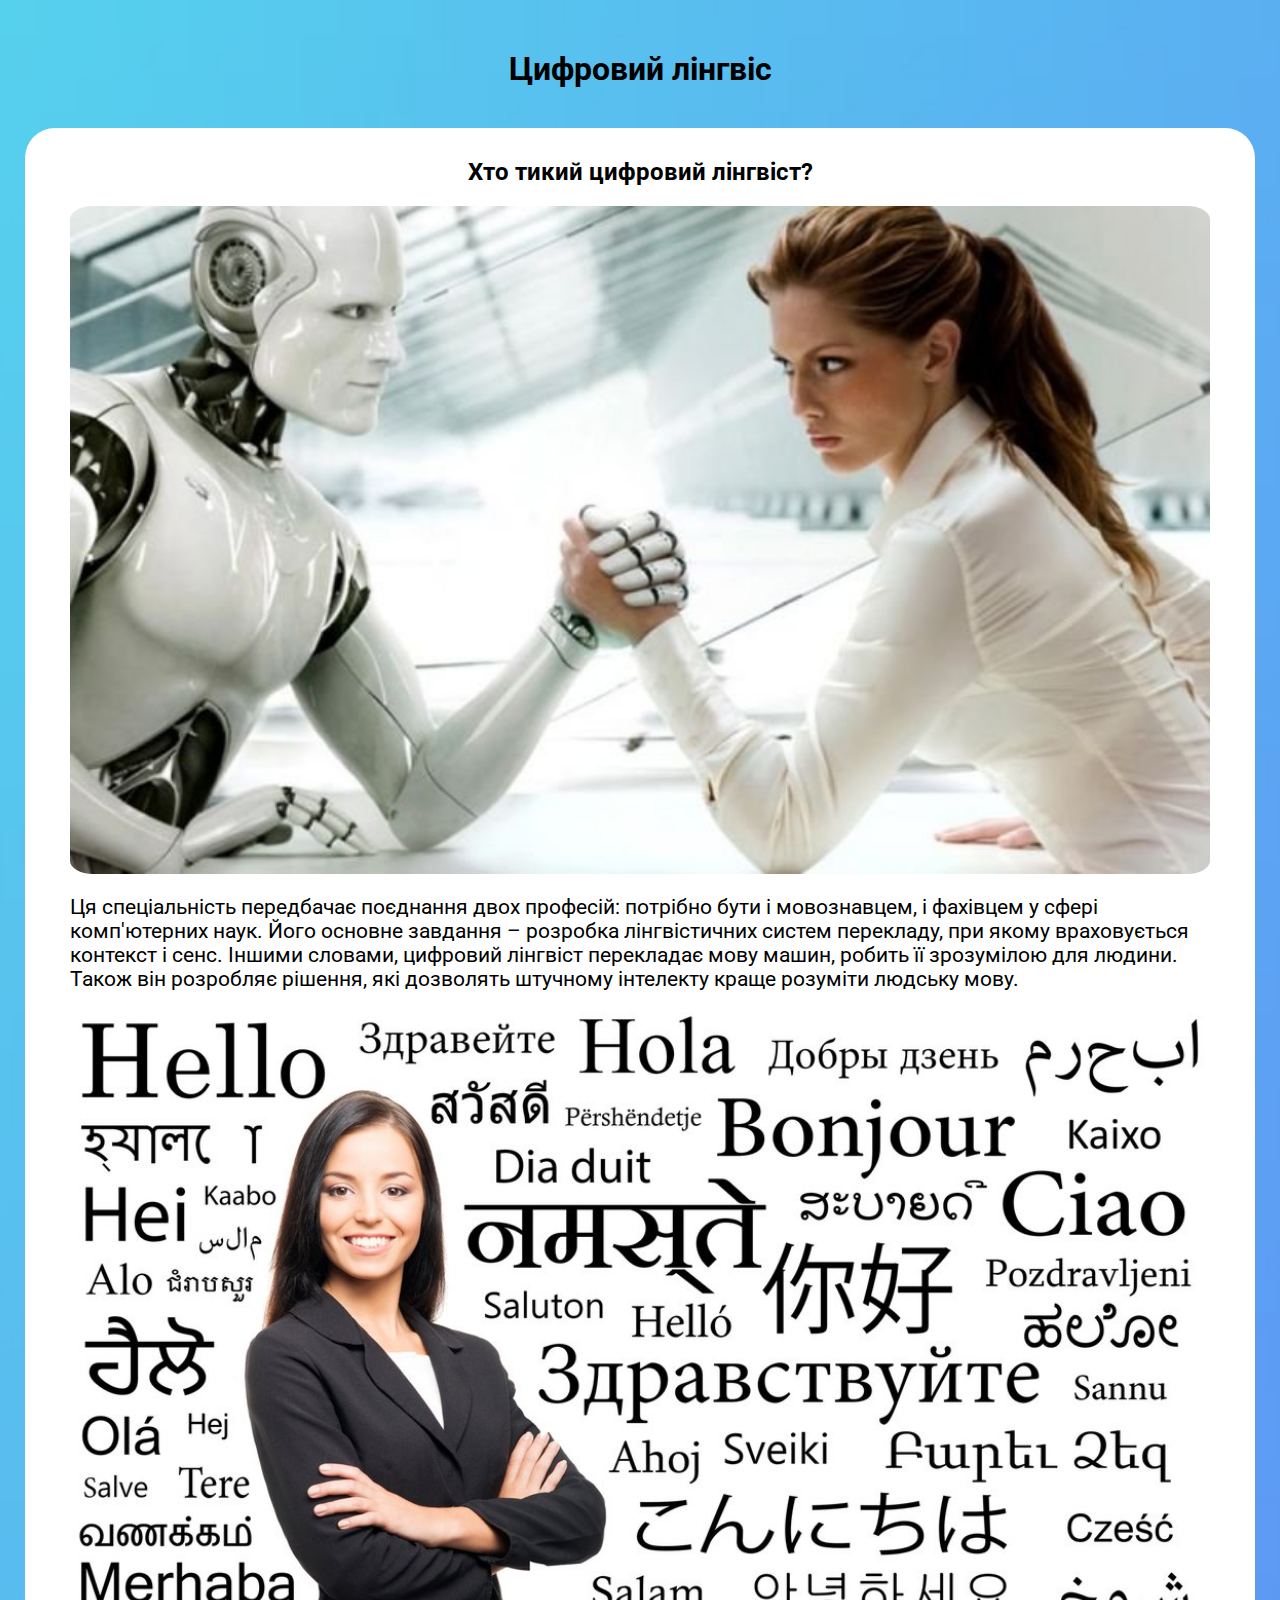
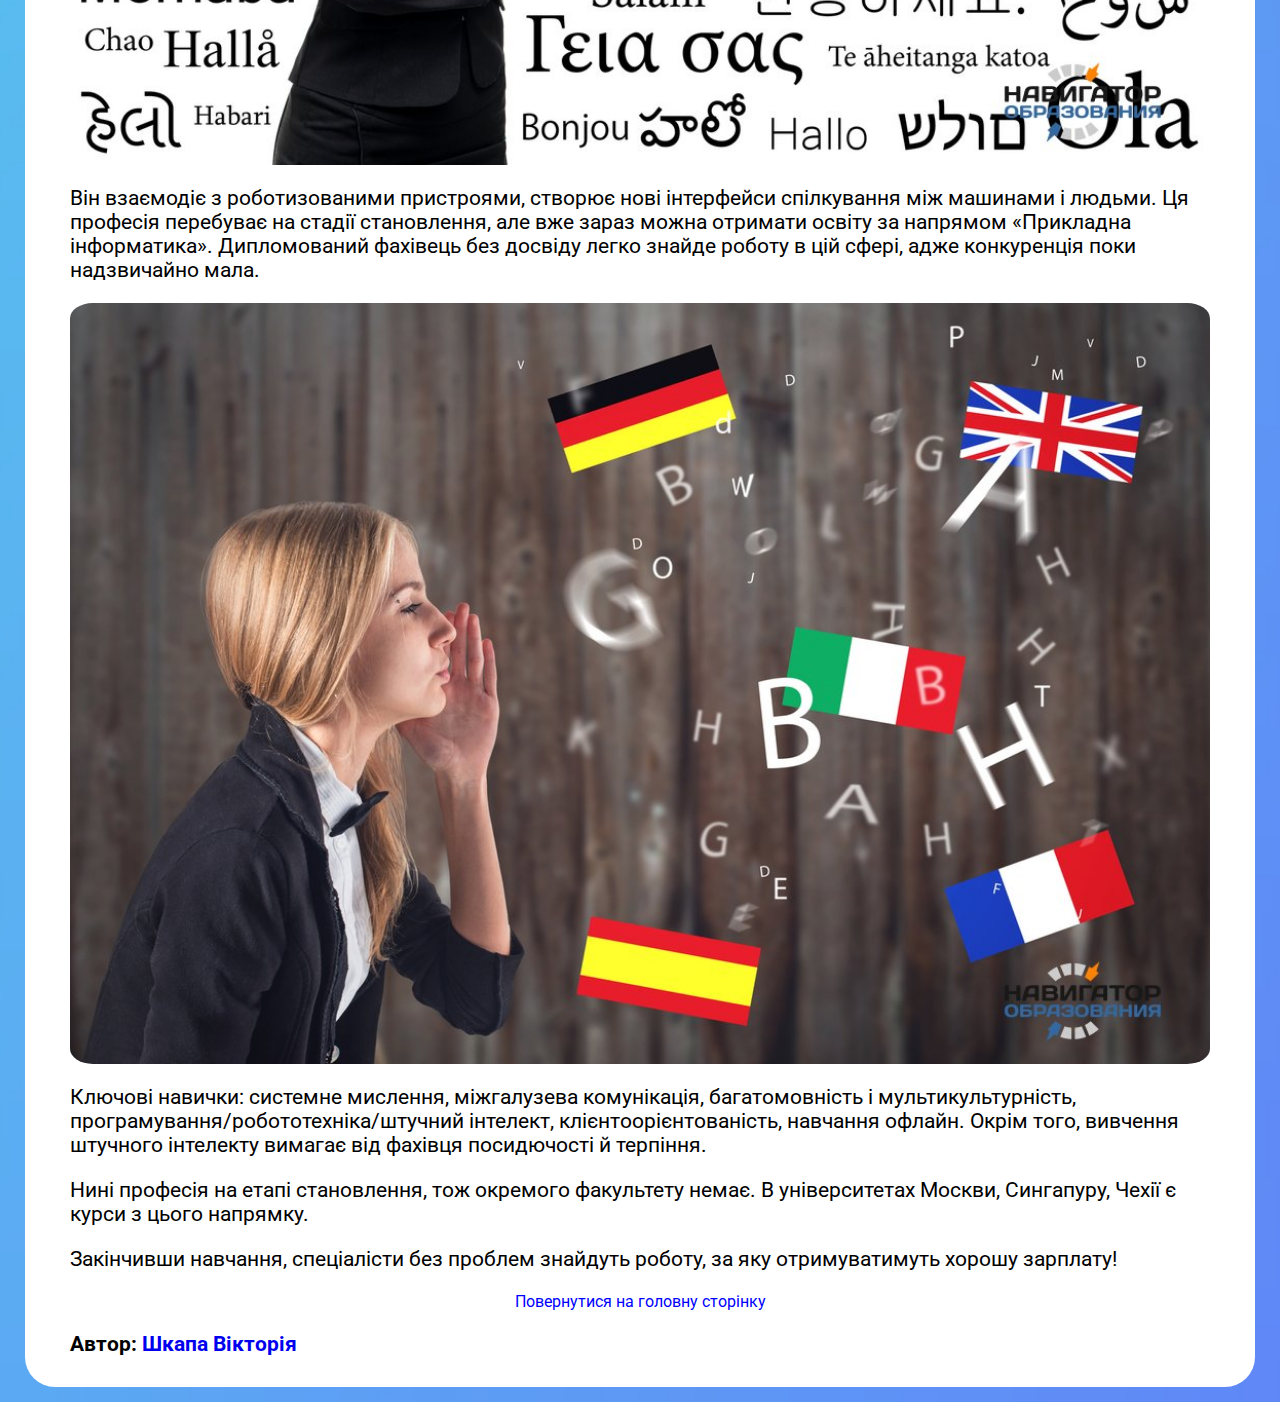
<file: tsyfrovyy-linhvist.html>
<!DOCTYPE html>
<html lang="ua">
<head>
	<title>Цифровий лінгвіст</title>
	<meta content="utf-8">
	<link rel="preconnect" href="https://fonts.gstatic.com">
<link href="https://fonts.googleapis.com/css2?family=Lato:wght@300;700&family=Roboto:wght@300;700&display=swap" rel="stylesheet">
	<link rel="stylesheet" href="css/tsyfrovyy-linhvist.css">
	<meta name="viewport" content="width=device-width">
</head>
<body>
	<H1>Цифровий лінгвіс</H1>
	<div class="container">
		<H2>Хто тикий цифровий лінгвіст?</H2>
<img src="img/robot.jpg" class="center-img">

<p class="text-center">Ця спеціальність передбачає поєднання двох професій: потрібно бути і мовознавцем, і фахівцем у сфері комп'ютерних наук. Його основне завдання – розробка лінгвістичних систем перекладу, при якому враховується контекст і сенс. Іншими словами, цифровий лінгвіст перекладає мову машин, робить її зрозумілою для людини. Також він розробляє рішення, які дозволять штучному інтелекту краще розуміти людську мову.</p>
<img src="img/article5e372a9e55cad5.10419373.jpg" class="center-img">

  <p class="text-center">Він взаємодіє з роботизованими пристроями, створює нові інтерфейси спілкування між машинами і людьми. Ця професія перебуває на стадії становлення, але вже зараз можна отримати освіту за напрямом «Прикладна інформатика». Дипломований фахівець без досвіду легко знайде роботу в цій сфері, адже конкуренція поки надзвичайно мала.</p>
  
  <img src="img/article5e3729ba809e56.41951755.jpg" class="center-img">
  <p class="text-center">Ключові навички: системне мислення, міжгалузева комунікація, багатомовність і мультикультурність, програмування/робототехніка/штучний інтелект, клієнтоорієнтованість, навчання офлайн. Окрім того, вивчення  штучного інтелекту вимагає від фахівця посидючості й терпіння.</p>
  
  <p class="text-center">Нині професія на етапі становлення, тож окремого факультету немає. В університетах  Москви, Сингапуру, Чехії є курси з цього напрямку.</p>

<p class="text-center">Закінчивши навчання, спеціалісти без проблем знайдуть роботу, за яку отримуватимуть хорошу зарплату!</p>
<A href=index.html class="link">Повернутися на головну сторінку</A>
<p class="avtor">Автор: <a href="https://www.instagram.com/v_viktoryya_/" target="_blank">Шкапа Вікторія</a></p>
	</div>
</body>
</html>
</file>
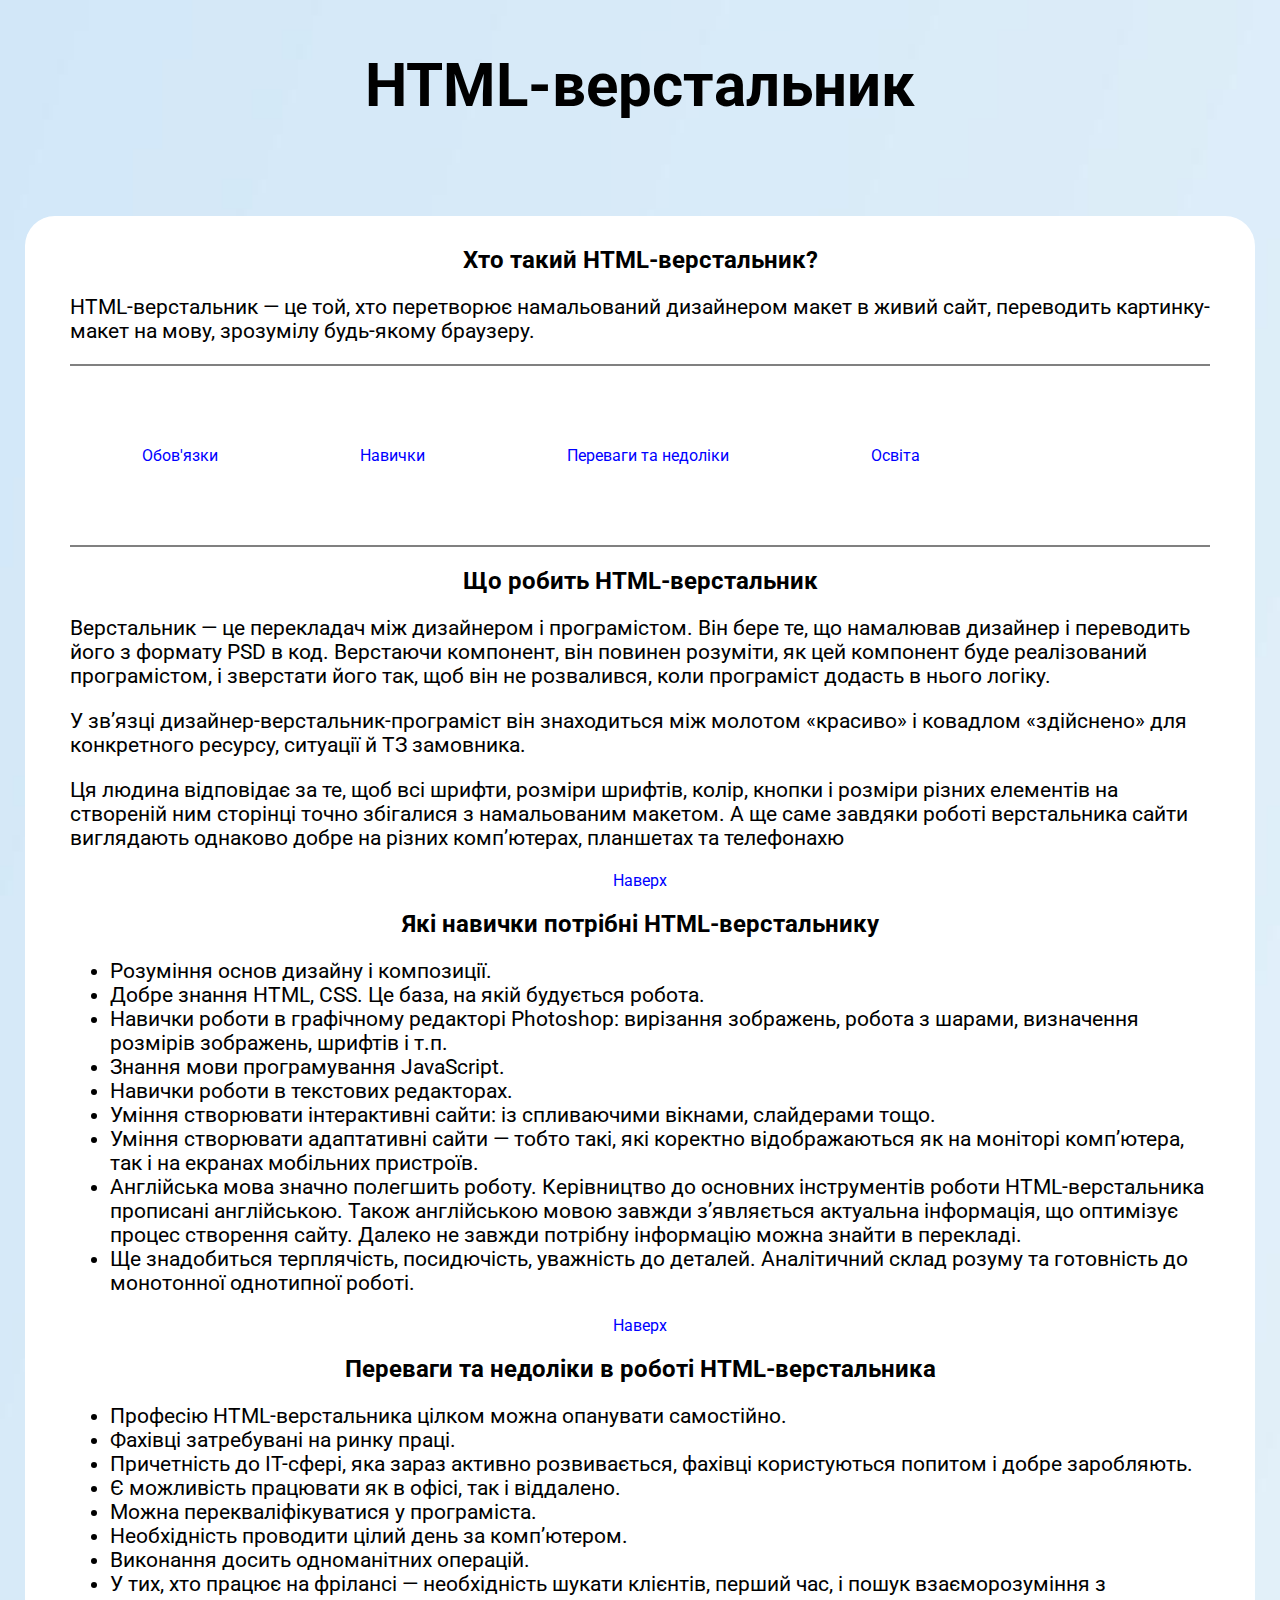
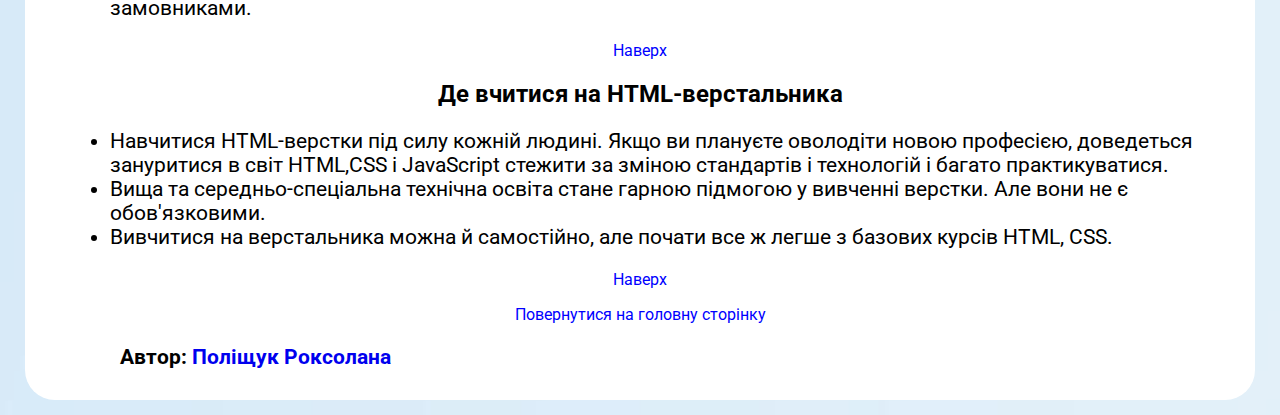
<file: verstal.html>
<!DOCTYPE html>
<html>
<head>
	<meta content="utf-8">
	<title>HTML-верстальник</title>
	<link rel="preconnect" href="https://fonts.gstatic.com">
<link href="https://fonts.googleapis.com/css2?family=Lato:wght@300;700&family=Roboto:wght@300;700&display=swap" rel="stylesheet">
	<link rel="stylesheet" href="css/verstal.css">
	<meta name="viewport" content="width=divice-width">
</head>
<body>
	<h1>HTML-верстальник</h1>
	<div class="container">
		<h2>Хто такий HTML-верстальник?</h2>
		<p class="text-center">HTML-верстальник — це той, хто перетворює намальований дизайнером
		макет в живий сайт, переводить картинку-макет на мову, зрозумілу
		будь-якому браузеру.</p>
		<HR noshade>
		<A name=Назад></A>
		<table cellpadding=70>
			<tr>
				<td><A href=#Що робить html-верстальник class="link">Обов'язки</A></td>
				<td><A href=#Які навички потрібні class="link">Навички</A></td>
				<td><A href=#Переваги та недоліки в роботі class="link">Переваги та недоліки</A></td>
				<td><A  class="link" href=#Де вчитися>Освіта</A></td></H1>
			</tr>
		</table>
		<HR noshade>
		<A name=Що робить html-верстальник></A>
		<h2>Що робить HTML-верстальник</h2>
		<P class="text-center">Верстальник — це перекладач між дизайнером і програмістом. Він бере
		те, що намалював дизайнер і переводить його з формату PSD в код.
		Верстаючи компонент, він повинен розуміти, як цей компонент буде
		реалізований програмістом, і зверстати його так, щоб він не
		розвалився, коли програміст додасть в нього логіку.</P>
		<P class="text-center">У зв’язці дизайнер-верстальник-програміст він знаходиться між
		молотом «красиво» і ковадлом «здійснено» для конкретного ресурсу,
		ситуації й ТЗ замовника.</P>
		<P class="text-center">Ця людина відповідає за те, щоб всі шрифти, розміри шрифтів, колір,
		кнопки і розміри різних елементів на створеній ним сторінці точно
		збігалися з намальованим макетом. А ще саме завдяки роботі
		верстальника сайти виглядають однаково добре на різних комп’ютерах,
		планшетах та телефонахю</P>
		<A href=#Назад class="link">Наверх</A>
		<A name=Які навички потрібні></A>
		<h2>Які навички потрібні HTML-верстальнику</h2>
		<ul class="text-center">
			<li>Розуміння основ дизайну і композиції.</li>
			<li>Добре знання HTML, CSS. Це база, на якій будується робота.</li>
			<li>Навички роботи в графічному редакторі Photoshop: вирізання зображень, робота з шарами, визначення розмірів зображень, шрифтів і т.п.</li>
			<li>Знання мови програмування JavaScript.</li>
			<li>Навички роботи в текстових редакторах.</li>
			<li>Уміння створювати інтерактивні сайти: із спливаючими вікнами, слайдерами тощо.</li>
			<li>Уміння створювати адаптативні сайти — тобто такі, які коректно
			відображаються як на моніторі комп’ютера, так і на екранах мобільних
			пристроїв.</li>
			<li>Англійська мова значно полегшить роботу. Керівництво до основних
			інструментів роботи HTML-верстальника прописані англійською. Також
			англійською мовою завжди з’являється актуальна інформація, що
			оптимізує процес створення сайту. Далеко не завжди потрібну інформацію
			можна знайти в перекладі.</li>
			<li>Ще знадобиться терплячість, посидючість, уважність до деталей.
			Аналітичний склад розуму та готовність до монотонної однотипної
			роботі.</li>
		</UL>
		<A href=#Назад class="link">Наверх</A>
		<A name=Переваги та недоліки в роботі></A>
		<h2>Переваги та недоліки в роботі HTML-верстальника</h2>
		<UL type circle class="text-center">
			<li>Професію HTML-верстальника цілком можна опанувати самостійно.</li>
			<li>Фахівці затребувані на ринку праці.</li>
			<li>Причетність до IT-сфері, яка зараз активно розвивається, фахівці
			користуються попитом і добре заробляють.</li>
			<li>Є можливість працювати як в офісі, так і віддалено.</li>
			<li>Можна перекваліфікуватися у програміста.</li>
			<li>Необхідність проводити цілий день за комп’ютером.</li>
			<li>Виконання досить одноманітних операцій.</li>
			<li>У тих, хто працює на фрілансі — необхідність шукати клієнтів,
			перший час, і пошук взаєморозуміння з замовниками.</li>
		</UL>
		<A href=#Назад class="link">Наверх</A>
		<A name=Де вчитися></A>
		<h2>Де вчитися на HTML-верстальника</h2>
		<UL class="text-center">
		<li>Навчитися HTML-верстки під силу кожній людині. Якщо ви плануєте оволодіти новою професією, доведеться зануритися в  світ HTML,CSS і JavaScript стежити за зміною стандартів і технологій і багато практикуватися.</li>
		<li>Вища та середньо-спеціальна технічна освіта стане гарною підмогою у вивченні верстки. Але вони не є обов'язковими.</li>
		<li>Вивчитися на верстальника можна й самостійно, але почати все ж легше з базових курсів HTML, CSS.</li>
		</UL>
		<A href=#Назад class="link">Наверх</A>
		<p><A href="index.html" class="link">Повернутися на головну  сторінку</A></p>
		<p class="avtor">Автор: <a href="https://www.instagram.com/lana01299/" target="_blank">Поліщук Роксолана</a></p>
	</div>
</body>
</html>
</file>
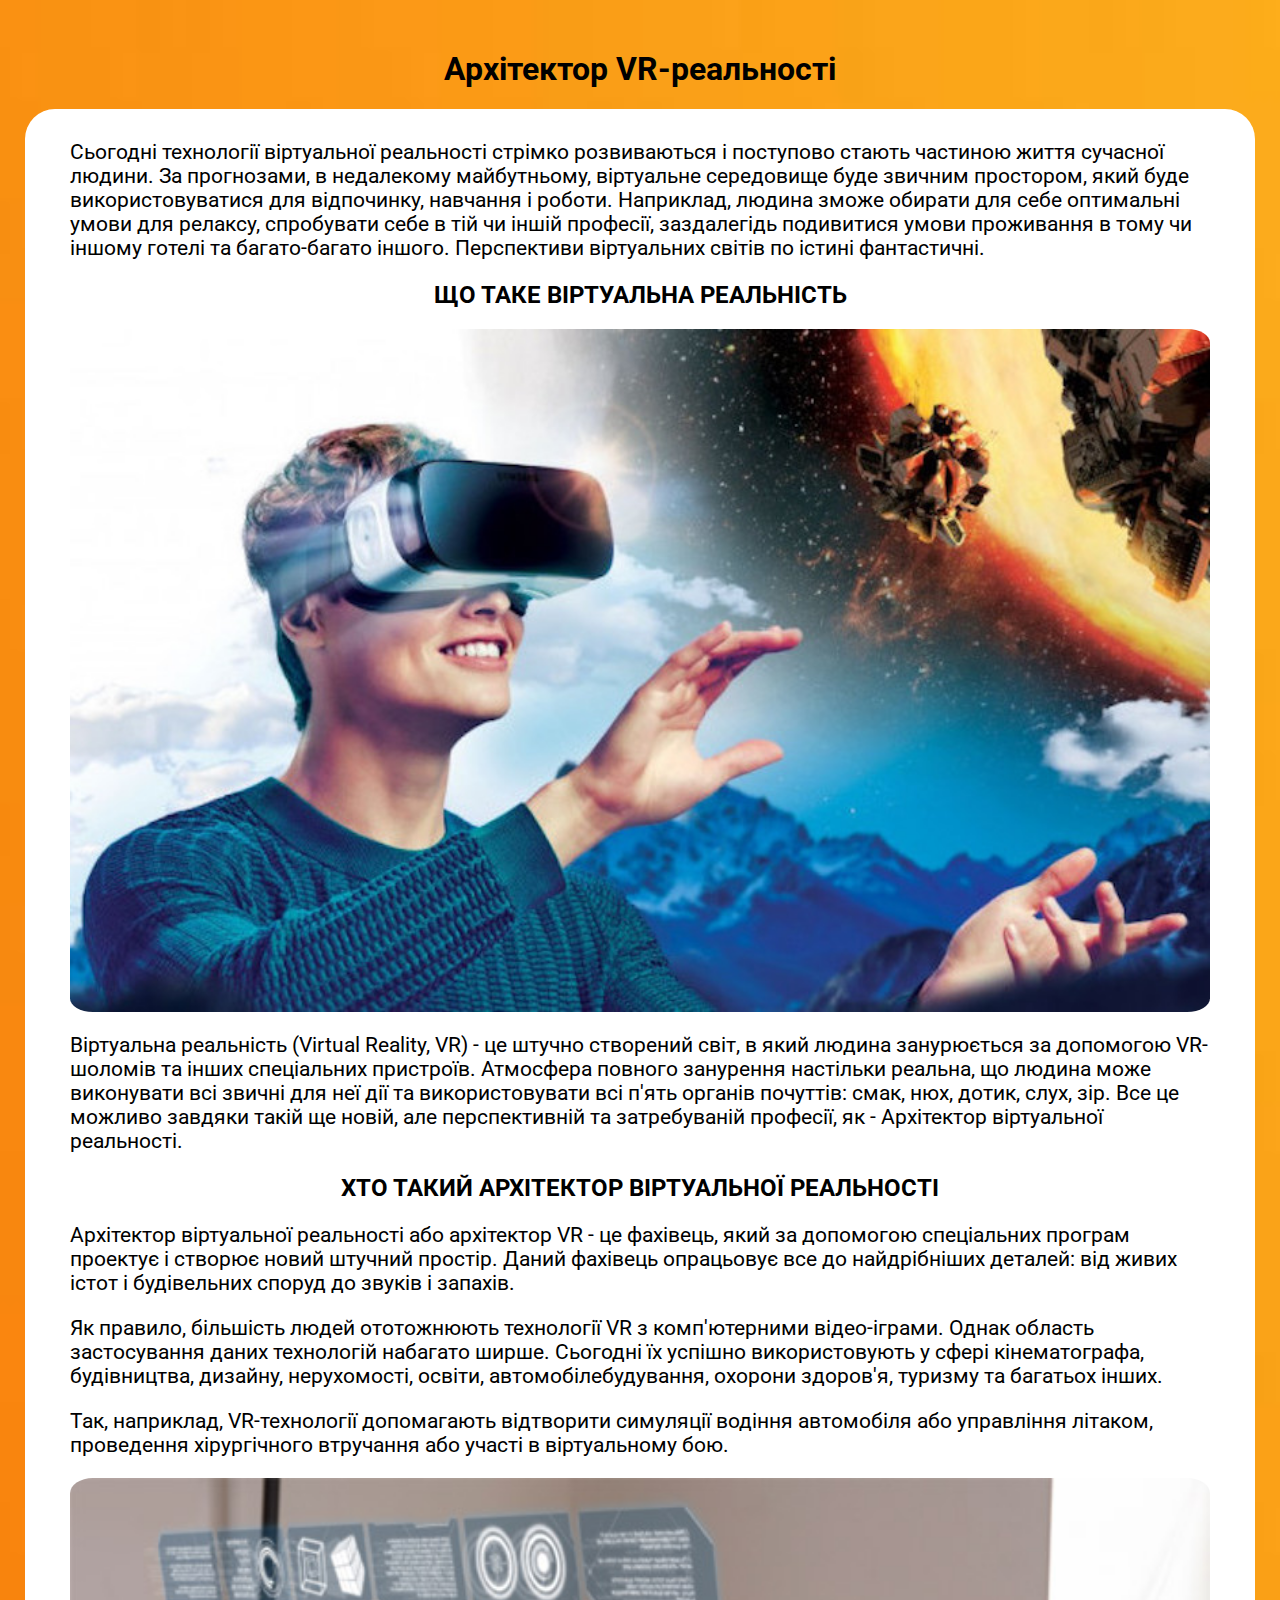
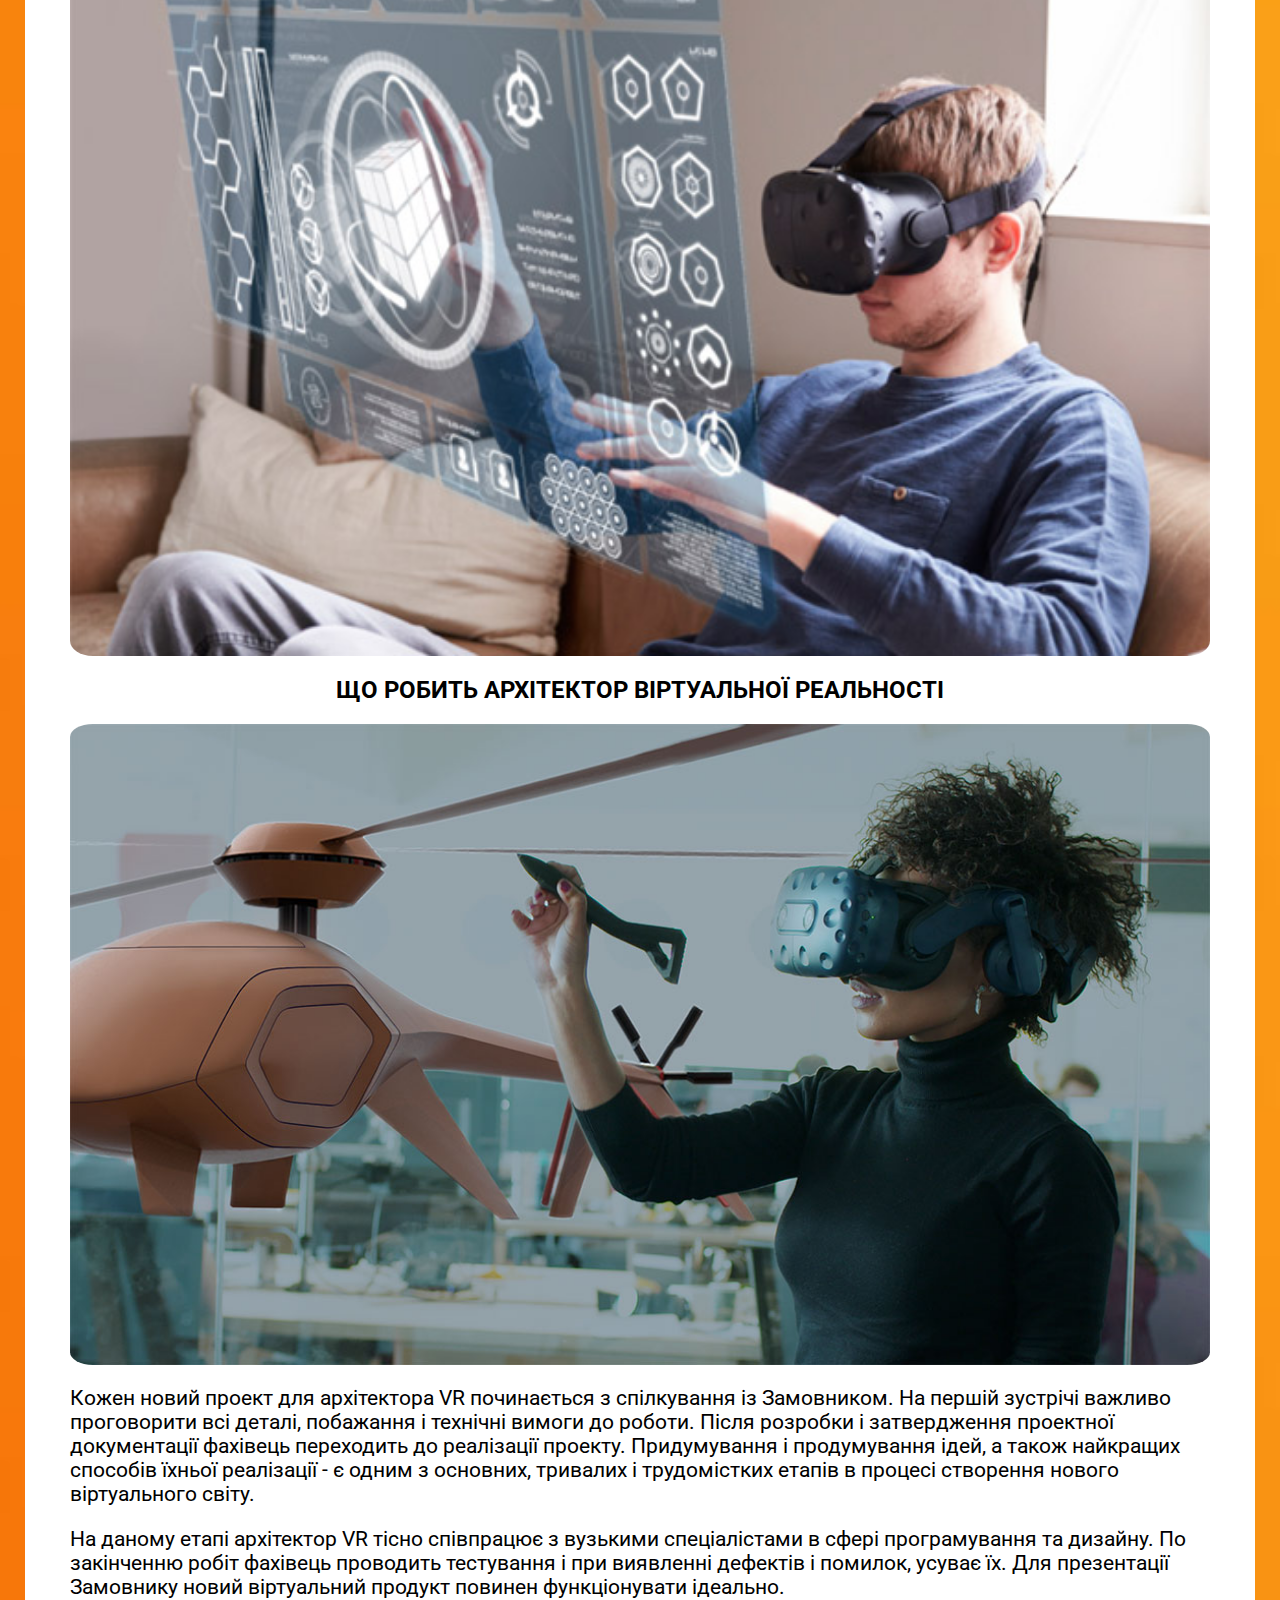
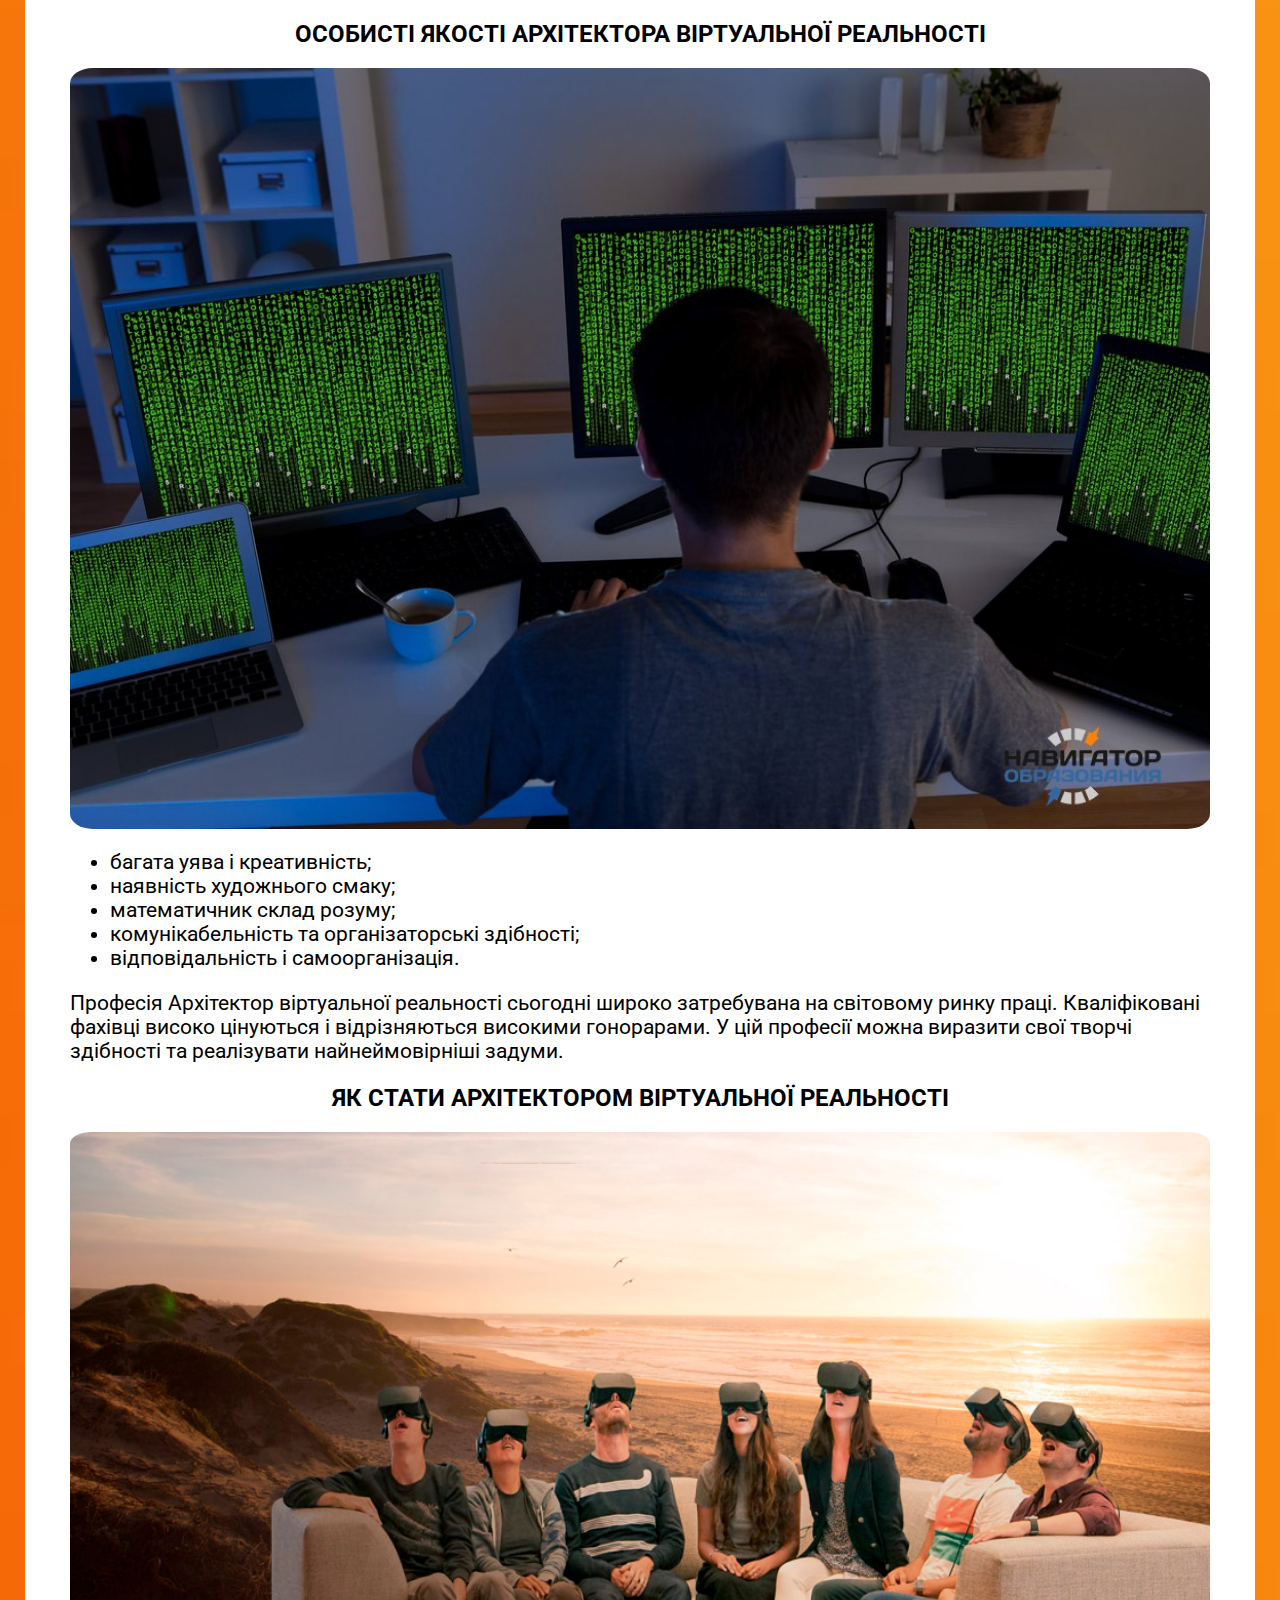
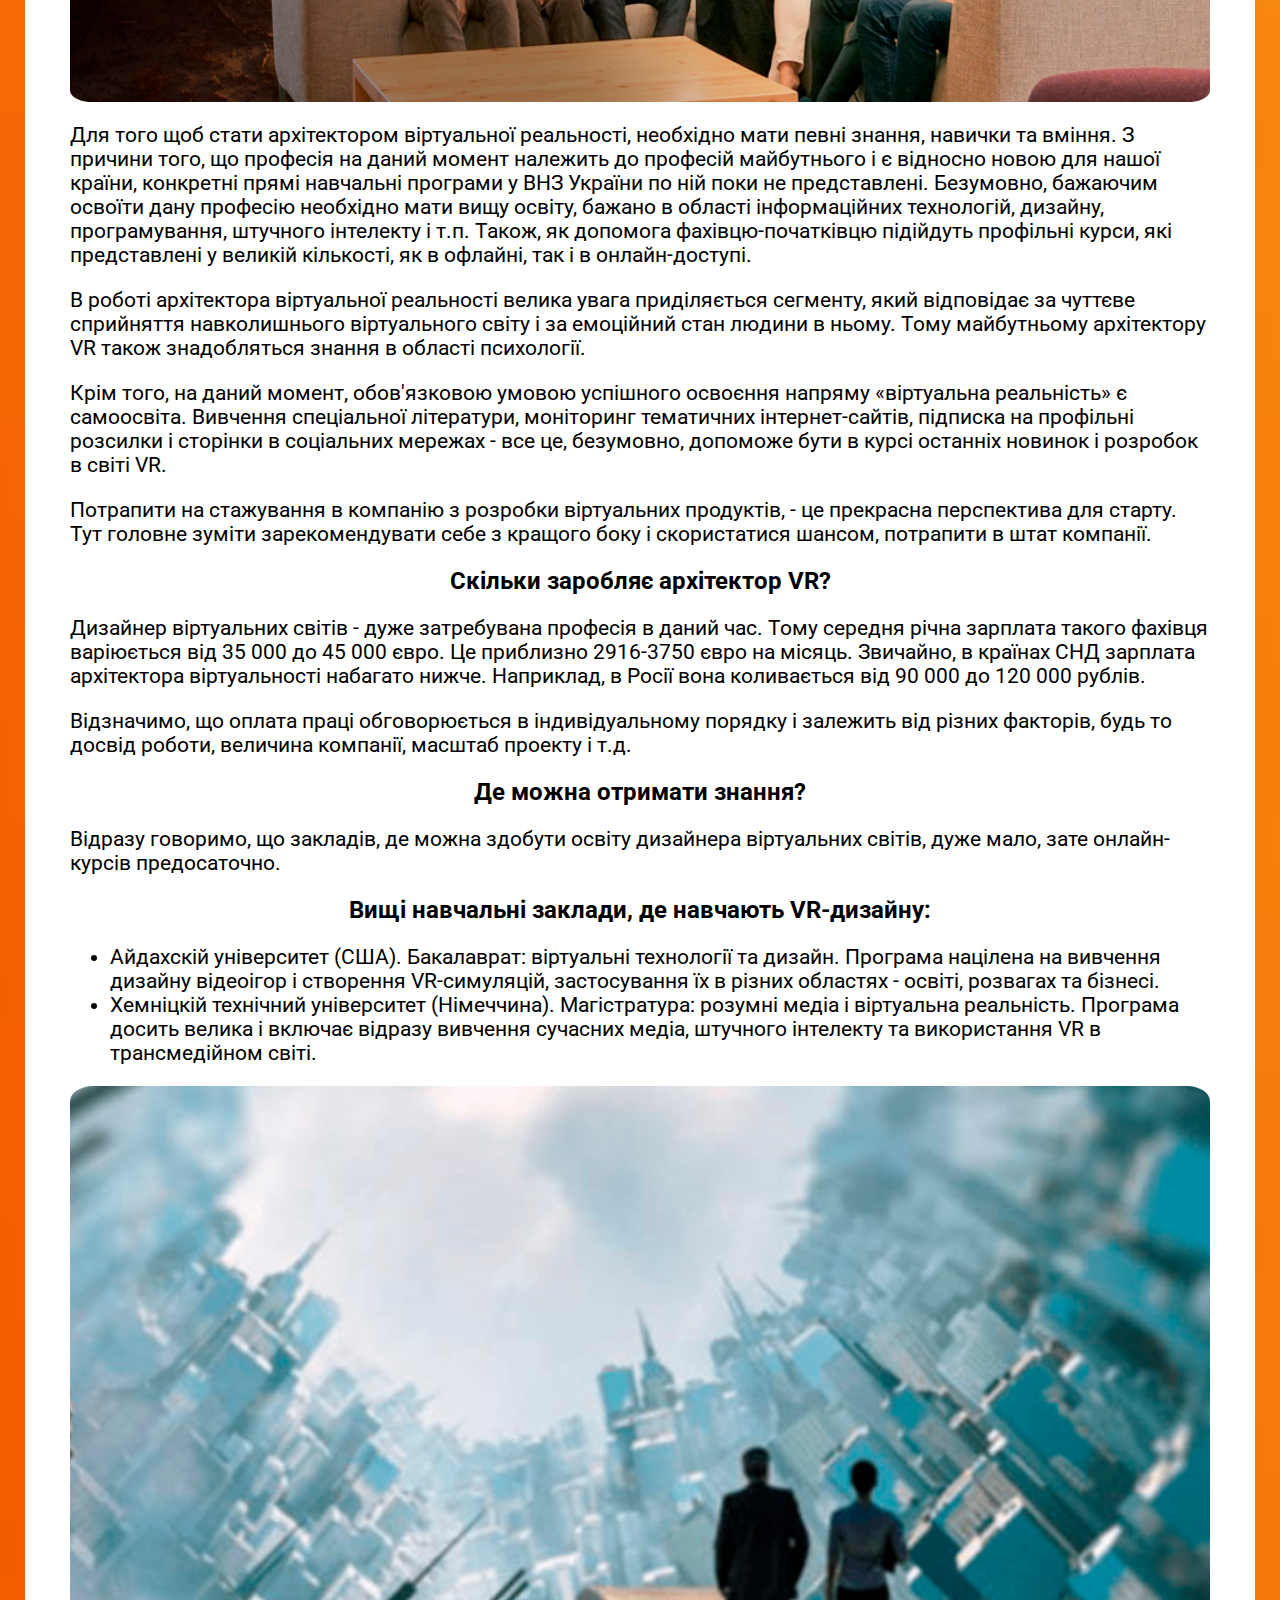
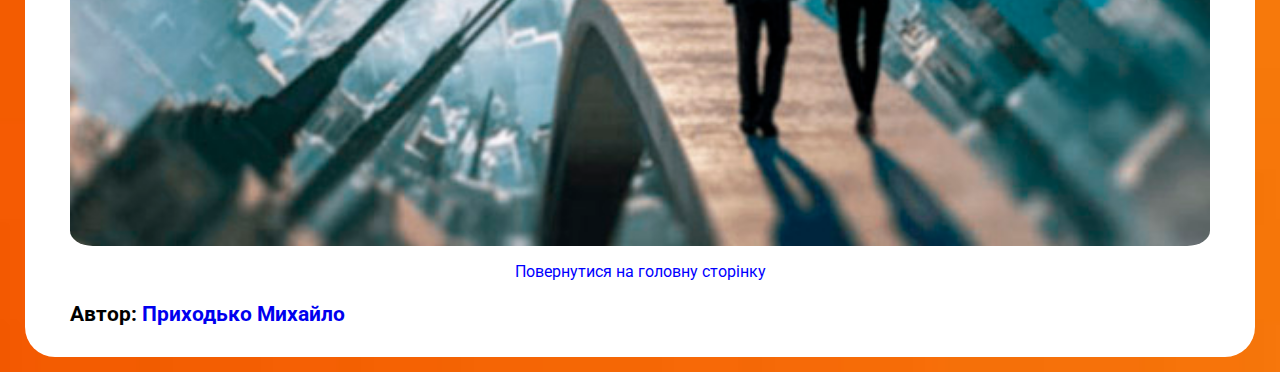
<file: vr-arkhitektor.html>
<!DOCTYPE html>
<html lang="ua">
<head>
	  <meta content="utf-8">
    <title>Архітектор VR-реальності</title>
    <link rel="preconnect" href="https://fonts.gstatic.com">
<link href="https://fonts.googleapis.com/css2?family=Lato:wght@300;700&family=Roboto:wght@300;700&display=swap" rel="stylesheet">
    <link rel="stylesheet" href="css/vr-arkhitektor.css">
    <meta name="viewport" content="width=device-withd">
</head>
<body>
    <h1>Архітектор VR-реальності</h1>
    <div class="container">
        <p class="text-center">Сьогодні технології віртуальної реальності стрімко розвиваються і поступово стають частиною життя сучасної людини. За прогнозами, в недалекому майбутньому, віртуальне середовище буде звичним простором, який буде використовуватися для відпочинку, навчання і роботи. Наприклад, людина зможе обирати для себе оптимальні умови для релаксу, спробувати себе в тій чи іншій професії, заздалегідь подивитися умови проживання в тому чи іншому готелі та багато-багато іншого. Перспективи віртуальних світів по істині фантастичні.</p>

      <h2>ЩО ТАКЕ ВІРТУАЛЬНА РЕАЛЬНІСТЬ</h2>
      <img src="img/qwe4.jpg" alt="Людина в VR-шоломі"  class="center-img">
      <p class="text-center">Віртуальна реальність (Virtual Reality, VR) - це штучно створений світ, в який людина занурюється за допомогою VR-шоломів та інших спеціальних пристроїв. Атмосфера повного занурення настільки реальна, що людина може виконувати всі звичні для неї дії та використовувати всі п'ять органів почуттів: смак, нюх, дотик, слух, зір. Все це можливо завдяки такій ще новій, але перспективній та затребуваній професії, як - Архітектор віртуальної реальності.</p>

      <h2>ХТО ТАКИЙ АРХІТЕКТОР ВІРТУАЛЬНОЇ РЕАЛЬНОСТІ</h2>

      <p class="text-center">Архітектор віртуальної реальності або архітектор VR - це фахівець, який за допомогою спеціальних програм проектує і створює новий штучний простір. Даний фахівець опрацьовує все до найдрібніших деталей: від живих істот і будівельних споруд до звуків і запахів.</p>

      <p class="text-center">Як правило, більшість людей ототожнюють технології VR з комп'ютерними відео-іграми. Однак область застосування даних технологій набагато ширше. Сьогодні їх успішно використовують у сфері кінематографа, будівництва, дизайну, нерухомості, освіти, автомобілебудування, охорони здоров'я, туризму та багатьох інших.</p>

      <p class="text-center">Так, наприклад, VR-технології допомагають відтворити симуляції водіння автомобіля або управління літаком, проведення хірургічного втручання або участі в віртуальному бою.</p>


                <img src="img/qwe2.jpg" alt="Людина в VR-шоломі"  class="center-img">
      <h2>ЩО РОБИТЬ АРХІТЕКТОР ВІРТУАЛЬНОЇ РЕАЛЬНОСТІ</h2>
      <img src="img/qwe5.jpg" alt="Людина в VR-шоломі"  class="center-img">
      <p class="text-center">Кожен новий проект для архітектора VR починається з спілкування із Замовником. На першій зустрічі важливо проговорити всі деталі, побажання і технічні вимоги до роботи. Після розробки і затвердження проектної документації фахівець переходить до реалізації проекту. Придумування і продумування ідей, а також найкращих способів їхньої реалізації - є одним з основних, тривалих і трудомістких етапів в процесі створення нового віртуального світу.</p>

      <p class="text-center">На даному етапі архітектор VR тісно співпрацює з вузькими спеціалістами в сфері програмування та дизайну. По закінченню робіт фахівець проводить тестування і при виявленні дефектів і помилок, усуває їх. Для презентації Замовнику новий віртуальний продукт повинен функціонувати ідеально.</p>




      <h2>ОСОБИСТІ ЯКОСТІ АРХІТЕКТОРА ВІРТУАЛЬНОЇ РЕАЛЬНОСТІ</h2>
      <img src="img/qwe6.jpg" alt="Хлопець сидить за комп'ютером"  class="center-img">
      <ul class="text-center">
        <li style="text-align:justify align=centre">багата уява і креативність;</li>
        <li style="text-align:justify align=centre">наявність художнього смаку;</li>
        <li style="text-align:justify align=centre">математичник склад розуму;</li>
        <li style="text-align:justify align=centre">комунікабельність та організаторські здібності;</li>
        <li style="text-align:justify align=centre">відповідальність і самоорганізація.</li>
      </ul> 

      <p class="text-center">Професія Архітектор віртуальної реальності сьогодні широко затребувана на світовому ринку праці. Кваліфіковані фахівці високо цінуються і відрізняються високими гонорарами. У цій професії можна виразити свої творчі здібності та реалізувати найнеймовірніші задуми.</p>

      <h2>ЯК СТАТИ АРХІТЕКТОРОМ ВІРТУАЛЬНОЇ РЕАЛЬНОСТІ</h2>
          <img src="img/qwe3.jpg" alt="Дивовижний світ VR"  class="center-img">
      <p class="text-center">Для того щоб стати архітектором віртуальної реальності, необхідно мати певні знання, навички та вміння. З причини того, що професія на даний момент належить до професій майбутнього і є відносно новою для нашої країни, конкретні прямі навчальні програми у ВНЗ України по ній поки не представлені. Безумовно, бажаючим освоїти дану професію необхідно мати вищу освіту, бажано в області інформаційних технологій, дизайну, програмування, штучного інтелекту і т.п. Також, як допомога фахівцю-початківцю підійдуть профільні курси, які представлені у великій кількості, як в офлайні, так і в онлайн-доступі.</p>

      <p class="text-center">В роботі архітектора віртуальної реальності велика увага приділяється сегменту, який відповідає за чуттєве сприйняття навколишнього віртуального світу і за емоційний стан людини в ньому. Тому майбутньому архітектору VR також знадобляться знання в області психології.</p>

      <p class="text-center">Крім того, на даний момент, обов'язковою умовою успішного освоєння напряму «віртуальна реальність» є самоосвіта. Вивчення спеціальної літератури, моніторинг тематичних інтернет-сайтів, підписка на профільні розсилки і сторінки в соціальних мережах - все це, безумовно, допоможе бути в курсі останніх новинок і розробок в світі VR.</p>

      <p class="text-center">Потрапити на стажування в компанію з розробки віртуальних продуктів, - це прекрасна перспектива для старту. Тут головне зуміти зарекомендувати себе з кращого боку і скористатися шансом, потрапити в штат компанії.</p>
      <H2>Скільки заробляє архітектор VR?</h2>
      <P class="text-center"> Дизайнер віртуальних світів - дуже затребувана професія в даний час. Тому середня річна зарплата такого фахівця варіюється від 35 000 до 45 000 євро. Це приблизно 2916-3750 євро на місяць. Звичайно, в країнах СНД зарплата архітектора віртуальності набагато нижче. Наприклад, в Росії вона коливається від 90 000 до 120 000 рублів. </ P>
      <P class="text-center"> Відзначимо, що оплата праці обговорюється в індивідуальному порядку і залежить від різних факторів, будь то досвід роботи, величина компанії, масштаб проекту і т.д. </ P>

      <H2>Де можна отримати знання? </h2>
      <P class="text-center"> Відразу говоримо, що закладів, де можна здобути освіту дизайнера віртуальних світів, дуже мало, зате онлайн-курсів предосаточно.</P>
      <h2> Вищі навчальні заклади, де навчають VR-дизайну: </h2>

      <Ul  class="text-center"> 
          <li> Айдахскій університет (США). Бакалаврат: віртуальні технології та дизайн. Програма націлена на вивчення дизайну відеоігор і створення VR-симуляцій, застосування їх в різних областях - освіті, розвагах та бізнесі. </Li> 
          <li> Хемніцкій технічний університет (Німеччина). Магістратура: розумні медіа і віртуальна реальність. Програма досить велика і включає відразу вивчення сучасних медіа, штучного інтелекту та використання VR в трансмедійном світі. </Li> 
      </ul>
              <img src="img/qwe1.jpg" alt="Магія VR-світу"  class="center-img">

      <p ><A href="index.html" class="link">Повернутися на головну  сторінку</A></p>
      <p class="avtor">Автор: <a href="https://www.instagram.com/_kofeinchik_/" target="_blank">Приходько Михайло</a></p>
  </div>
</body>    

</html>
</file>
<file: css/main.css>
body {
  margin: 0;
  background-image: url(..//img/567.jpg);
  background-position: center center;
  background-repeat: no-repeat;
  background-size: cover;
  height: 100vh;
  position: relative;
}

/* ========================= Робоча область ==================== */
.container {
    width: 100%;
    max-width: 1170px;
    margin: 0 auto;
}

.qwer {
  max-height: 500px;
}

/* ======================= Навігація ======================== */
nav {
  text-align: center;
  padding: 40px 0 0;
}
nav ul {
  list-style: none;
  margin: 0;
  padding: 0;
}
nav a {
  text-decoration: none;
  display: block;
  color: #fff;
}
.color{
  color: #222;
}
.topmenu > li {
  display: inline-block;
  position: relative;
}
.topmenu > li > a {
  position: relative;
  padding: 10px 15px;
  font-family: "Roboto";
  font-size: 1.5em;
  line-height: 1;
  letter-spacing: 3px;
}
.topmenu > li > a:before {
  content: "";
  position: absolute;
  z-index: 5;
  left: 50%;
  top: 100%;
  width: 10px;
  height: 10px;
  background: white;
  border-radius: 50%;
  transform: translate(-50%, 20px);
  opacity: 0;
  transition: .3s;
}
.topmenu li:hover a:before {
  transform: translate(-50%, 0);
  opacity: 1;
}

.submenu {
  position: absolute;
  z-index: 4;
  left: 50%;
  top: 100%;
  width: 150px;
  padding: 15px 0 15px;
  margin-top: 5px;
  background: white;
  border-radius: 5px;
  box-shadow: 0 0 30px rgba(0,0,0,.2);
  box-sizing: border-box;
  visibility: hidden;
  opacity: 0;
  transform: translate(-50%, 20px);
  transition: .3s;
}
.topmenu > li:hover .submenu {
  visibility: visible;
  opacity: 1;
  transform: translate(-50%, 0);
}

.submenu a {
  font-family: "Roboto";
  font-weight: bold;
  font-size: 11px;
  letter-spacing: 1px;
  padding: 5px 10px;
  transition: .2s;
}
.submenu a:hover {
  background: #e8e8e8;
  color: #222;
}

/* ================ Вступ ===================*/

.intro {
    display: flex;
    justify-content: center;
    padding-top: 15%;
}

.intro__inner {
    width: 100%;
    max-width: 970px;
    margin: 0 auto;
    
    text-align: center;
}

.intro__title {
    margin: 0 0 30px;
    font-family: "Roboto";
    font-size: auto;
    line-height: 1.1;
    color: #000;
    font-weight: 700;
    text-transform: uppercase;
}

.intro__subtitle {
    margin-bottom: 60px;

    font-size: auto;
    color: #fff;
    line-height: 1.5;
    font-weight: 400;
    font-weight: bold;
}

/* ============================ Автор ========================= */

.avtor {
	margin-top: 10%;
  margin-left: 13%;
	font-family: "Roboto";
	font-size: 18px;
	color: white;
	font-weight: bold;
	text-decoration: none;
}

@media (max-width:425px) {
  .intro__subtitle {
    font-size: 14px;
  }
}

@media (max-width:600px) {
  .intro__subtitle {
    font-size: 14px;
  }
}
</file>
<file: css/it-medic.css>
body {
    background: #c7b39b url(..//img/gradient-1.jpg);
    background-position: center center;
    background-repeat: no-repeat;
    background-size: cover;
    color: #000; 
}

.container {
    padding-top: 10px;
    padding-left: 45px;
    padding-right: 45px;
    padding-bottom: 10px;
    max-width: 1140px;
    height: auto;
    background: #fff;
    border-radius: 30px;
    margin: 95px auto 15px;
}

h1 {
    font-family: "Roboto";
    font-size: 60px;
    text-align: center;
    margin-top: 50px;
}


h2 {
    font-family: "Roboto";
    text-align: center;
}

img {
    margin-left: auto;
    margin-right: auto;
    width: 100%;
    height: auto;
    text-align: center;
    border-radius: 2%;
}



.center-img {
    display: block;
    margin: 0 auto;
    }

.text-center {
    font-family: "Roboto";
    max-width: auto;
    font-size: 21px;
    
}

.link {
    font-family: "Roboto";
    text-decoration: none;
    color: #0000FF;
    display: block;  
    text-align:center;
}
a {
text-decoration: none;
}

.avtor {
    text-align: left;
    margin-left: 50px;
    font-family: "Roboto";
    font-size: 21px;
    color: #000;
    font-weight: bold;
}
</file>
<file: css/3d-inzhener.css>
body {
    background: #c7b39b url(..//img/1517572511_bg-svg-gradient-min.png);
    background-position: center center;
    background-repeat: no-repeat;
    background-size: cover;
    color: #000; 
}

.container {
    padding-top: 10px;
    padding-left: 45px;
    padding-right: 45px;
    padding-bottom: 10px;
    max-width: 1140px;
    height: auto;
    background: #fff;
    border-radius: 30px;
    margin: 95px auto 15px;
}

h1 {
    font-family: "Roboto";
    font-size: 60px;
    text-align: center;
    margin-top: 50px;
}


h2 {
    font-family: "Roboto";
    text-align: center;
}

img {
    margin-left: auto;
    margin-right: auto;
    width: 100%;
    height: auto;
    text-align: center;
    border-radius: 2%;
}



.center-img {
    display: block;
    margin: 0 auto;
    }

.text-center {
    font-family: "Roboto";
    max-width: auto;
    font-size: 21px;
    
}

.link {
    font-family: "Roboto";
    text-decoration: none;
    color: #0000FF;
    display: block;  
    text-align:center;
}
a {
text-decoration: none;
}

.avtor {
    text-align: left;
    margin-left: 50px;
    font-family: "Roboto";
    font-size: 21px;
    color: #000;
    font-weight: bold;
}





@media (max-width: 1200px) {
    .container { 
        padding: calc();

    }
}
</file>
<file: css/dyzayner-emotsiy.css>
body {
    background: #c7b39b url(..//img/2879.png);
    background-position: center center;
    background-repeat: no-repeat;
    background-size: cover;
    color: #000; 
}

.container {
    padding-top: 10px;
    padding-left: 45px;
    padding-right: 45px;
    padding-bottom: 10px;
    max-width: 1140px;
    height: auto;
    background: #fff;
    border-radius: 30px;
    margin: 40px auto 15px;
}

h1 {
    font-family: "Roboto";
    font-size: auto;
    text-align: center;
    margin-top: 50px;
}


h2 {
    font-family: "Roboto";
    text-align: center;
}

img {
    margin-left: auto;
    margin-right: auto;
    width: 100%;
    height: auto;
    text-align: center;
    border-radius: 2%;
}



.center-img {
    display: block;
    margin: 0 auto;
    }

.text-center {
    font-family: "Roboto";
    max-width: auto;
    font-size: 21px;
    
}

.link {
    font-family: "Roboto";
    text-decoration: none;
    color: #0000FF;
    display: block;  
    text-align:center;
}
a {
text-decoration: none;
}

.avtor {
    text-align: left;
    margin-left: auto;
    font-family: "Roboto";
    font-size: 21px;
    color: #000;
    font-weight: bold;
}
</file>
<file: css/dyzayner-virеual-svitiv.css>
body {
    background: #c7b39b url(..//img/22252.png);
    background-position: center center;
    background-repeat: no-repeat;
    background-size: cover;
    color: #000; 
}

.container {
    padding-top: 10px;
    padding-left: 45px;
    padding-right: 45px;
    padding-bottom: 10px;
    max-width: 1140px;
    height: auto;
    background: #fff;
    border-radius: 30px;
    margin: 40px auto 15px;
}

h1 {
    font-family: "Roboto";
    font-size: auto;
    text-align: center;
    margin-top: 50px;
}


h2 {
    font-family: "Roboto";
    text-align: center;
}

img {
    margin-left: auto;
    margin-right: auto;
    width: 100%;
    height: auto;
    text-align: center;
    border-radius: 2%;
}



.center-img {
    display: block;
    margin: 0 auto;
    }

.text-center {
    font-family: "Roboto";
    max-width: auto;
    font-size: 21px;
    
}

.link {
    font-family: "Roboto";
    text-decoration: none;
    color: #0000FF;
    display: block;  
    text-align:center;
}
a {
text-decoration: none;
}

.avtor {
    text-align: left;
    margin-left: auto;
    font-family: "Roboto";
    font-size: 21px;
    color: #000;
    font-weight: bold;
    font-size: auto;
}
</file>
<file: css/konsultant-z-bezpeky.css>
body {
    background: #c7b39b url(..//img/gradient-wallpaper-background_1159-5362.jpg);
    background-position: center center;
    background-repeat: no-repeat;
    background-size: cover;
    color: #000; 
}

.container {
    padding-top: 10px;
    padding-left: 45px;
    padding-right: 45px;
    padding-bottom: 10px;
    max-width: 1140px;
    height: auto;
    background: #fff;
    border-radius: 30px;
    margin: 40px auto 15px;
}

h1 {
    font-family: "Roboto";
    font-size: auto;
    text-align: center;
    margin-top: 50px;
}


h2 {
    font-family: "Roboto";
    text-align: center;
}

img {
    margin-left: auto;
    margin-right: auto;
    width: 100%;
    height: auto;
    text-align: center;
    border-radius: 2%;
}



.center-img {
    display: block;
    margin: 0 auto;
    }

.text-center {
    font-family: "Roboto";
    max-width: auto;
    font-size: 21px;
    
}

.link {
    font-family: "Roboto";
    text-decoration: none;
    color: #0000FF;
    display: block;  
    text-align:center;
}
a {
text-decoration: none;
}

.avtor {
    text-align: left;
    margin-left: auto;
    font-family: "Roboto";
    font-size: 21px;
    color: #000;
    font-weight: bold;
}
</file>
<file: css/proektyvalnuk.css>
body {
    background: #c7b39b url(..//img/gradient-wallpaper-background_1159-5362.jpg);
    background-position: center center;
    background-repeat: no-repeat;
    background-size: cover;
    color: #000; 
}


.container {
    padding-top: 10px;
    padding-left: 45px;
    padding-right: 45px;
    padding-bottom: 10px;
    max-width: 1140px;
    height: auto;
    background: #fff;
    border-radius: 30px;
    margin: 95px auto 15px;
}

h1 {
    font-family: "Roboto";
    font-size: auto;
    text-align: center;
    margin: 50px auto 0;
    max-width: 1140px;
}


h2 {
    font-family: "Roboto";
    text-align: center;
}

img {
    margin-left: auto;
    margin-right: auto;
    width: 100%;
    height: auto;
    text-align: center;
    border-radius: 2%;
}



.center-img {
    display: block;
    margin: 0 auto;
    }

.text-center {
    font-family: "Roboto";
    max-width: auto;
    font-size: 21px;
    
}

.link {
    font-family: "Roboto";
    text-decoration: none;
    color: #0000FF;
    display: block;  
    text-align:center;
}
a {
text-decoration: none;
}

.avtor {
    text-align: left;
    margin-left: 50px;
    font-family: "Roboto";
    font-size: 21px;
    color: #000;
    font-weight: bold;
}
</file>
<file: css/tsyfrovyy-linhvist.css>
body {
    background: #c7b39b url(..//img/gradient-1.jpg);
    background-position: center center;
    background-repeat: no-repeat;
    background-size: cover;
    color: #000; 
}

.container {
    padding-top: 10px;
    padding-left: 45px;
    padding-right: 45px;
    padding-bottom: 10px;
    max-width: 1140px;
    height: auto;
    background: #fff;
    border-radius: 30px;
    margin: 40px auto 15px;
}

h1 {
    font-family: "Roboto";
    font-size: auto;
    text-align: center;
    margin-top: 50px;
}


h2 {
    font-family: "Roboto";
    text-align: center;
}

img {
    margin-left: auto;
    margin-right: auto;
    width: 100%;
    height: auto;
    text-align: center;
    border-radius: 2%;
}



.center-img {
    display: block;
    margin: 0 auto;
    }

.text-center {
    font-family: "Roboto";
    max-width: auto;
    font-size: 21px;
    
}

.link {
    font-family: "Roboto";
    text-decoration: none;
    color: #0000FF;
    display: block;  
    text-align:center;
}
a {
text-decoration: none;
}

.avtor {
    text-align: left;
    margin-left: auto;
    font-family: "Roboto";
    font-size: 21px;
    color: #000;
    font-weight: bold;
}
</file>
<file: css/verstal.css>
body {
    background: #c7b39b url(..//img/11210.png);
    background-position: center center;
    background-repeat: no-repeat;
    background-size: cover;
    color: #000; 
}

.container {
    padding-top: 10px;
    padding-left: 45px;
    padding-right: 45px;
    padding-bottom: 10px;
    max-width: 1140px;
    height: auto;
    background: #fff;
    border-radius: 30px;
    margin: 95px auto 15px;
}

h1 {
    font-family: "Roboto";
    font-size: 60px;
    text-align: center;
    margin-top: 50px;
}


h2 {
    font-family: "Roboto";
    text-align: center;
}


.text-center {
    font-family: "Roboto";
    max-width: auto;
    font-size: 21px;
    
}

.link {
    font-family: "Roboto";
    text-decoration: none;
    color: #0000FF;
    display: block;  
    text-align:center;
}
a {
text-decoration: none;
}

.avtor {
    text-align: left;
    margin-left: 50px;
    font-family: "Roboto";
    font-size: 21px;
    color: #000;
    font-weight: bold;
}
</file>
<file: css/vr-arkhitektor.css>
body {
    background: #c7b39b url(../img/22492.png);
    background-position: center center;
    background-repeat: no-repeat;
    background-size: cover;
    color: #000; 
}

.container {
    padding-top: 10px;
    padding-left: 45px;
    padding-right: 45px;
    padding-bottom: 10px;
    max-width: 1140px;
    height: auto;
    background: #fff;
    border-radius: 30px;
    margin: auto auto 15px;
}

h1 {
    font-family: "Roboto";
    font-size: auto;
    text-align: center;
    margin-top: 50px;
}


h2 {
    font-family: "Roboto";
    text-align: center;
}

img {
    margin-left: auto;
    margin-right: auto;
    width: 100%;
    height: auto;
    text-align: center;
    border-radius: 2%;
}



.center-img {
    display: block;
    margin: 0 auto;
    }

.text-center {
    font-family: "Roboto";
    max-width: auto;
    font-size: 21px;
    
}

.link {
    font-family: "Roboto";
    text-decoration: none;
    color: #0000FF;
    display: block;  
    text-align:center;
}
a {
text-decoration: none;
}

.avtor {
    text-align: left;
    margin-left: auto;
    font-family: "Roboto";
    font-size: 21px;
    color: #000;
    font-weight: bold;
}
</file>
